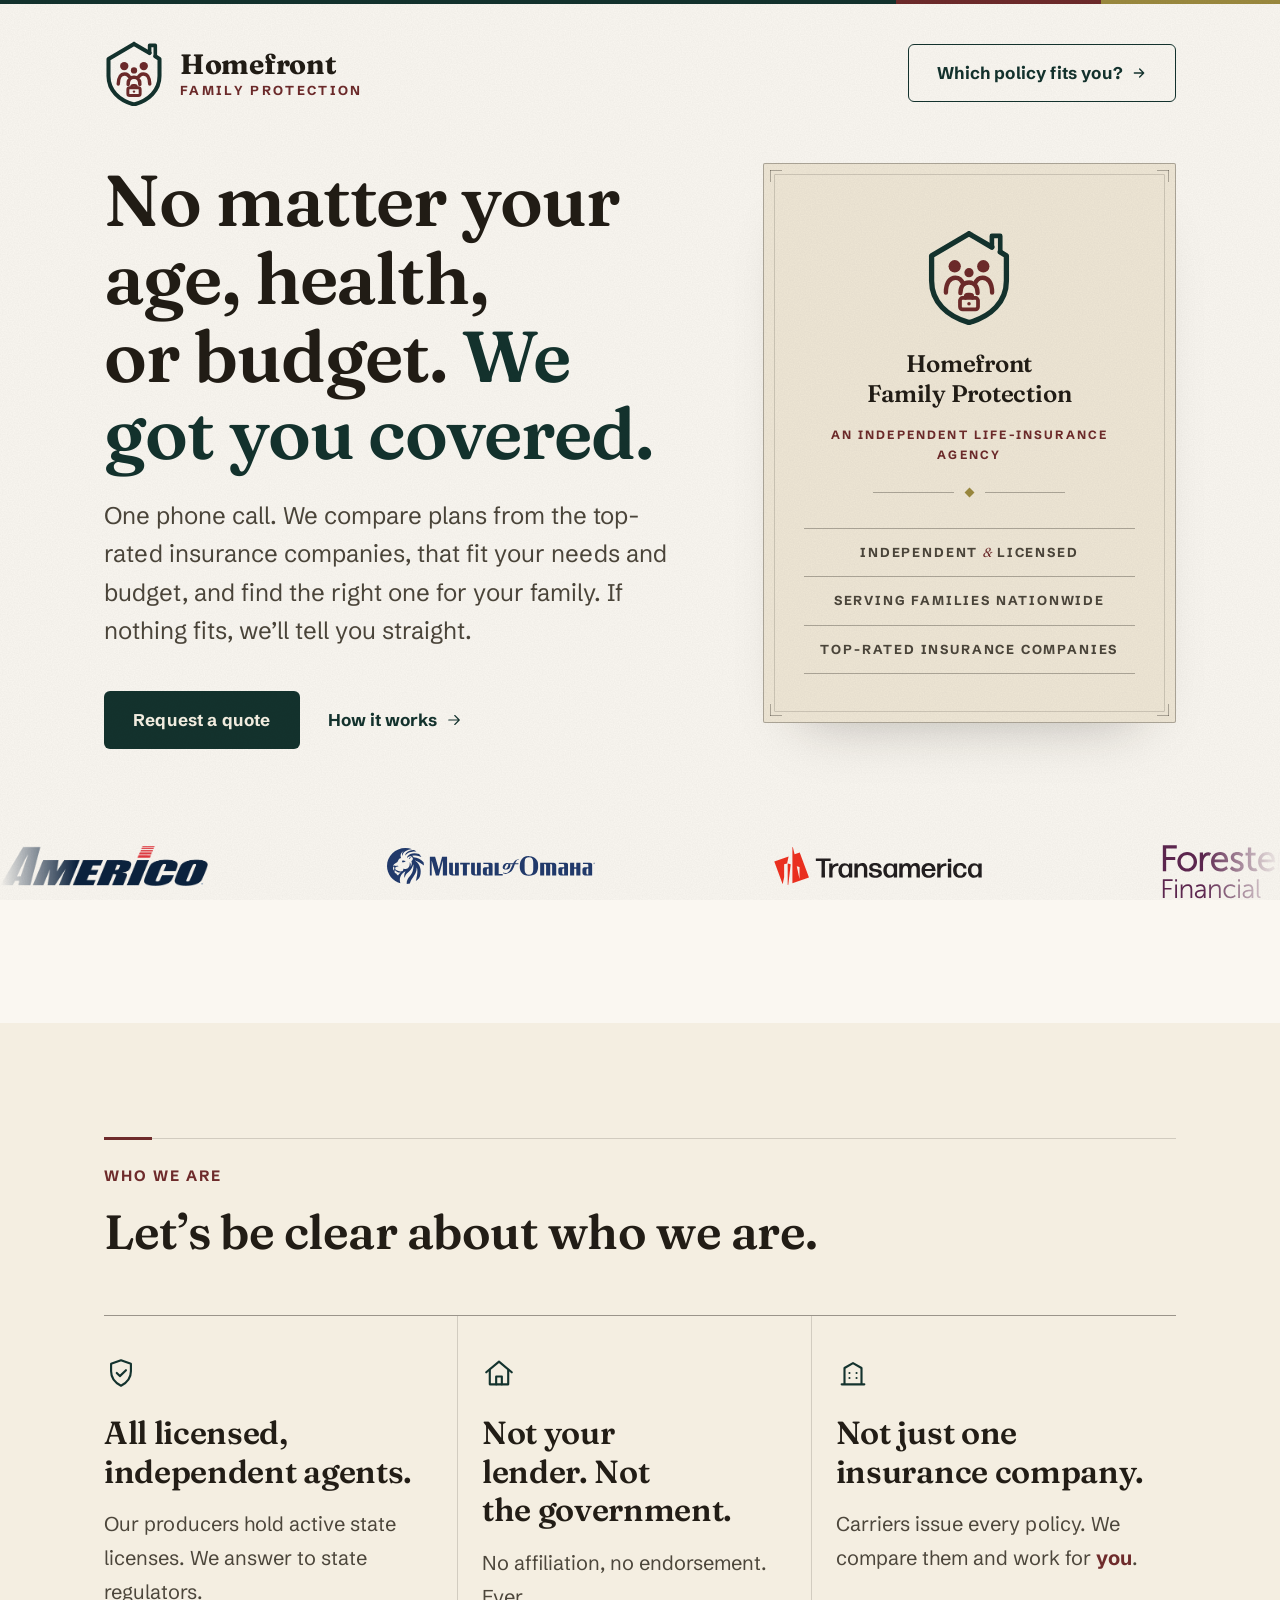
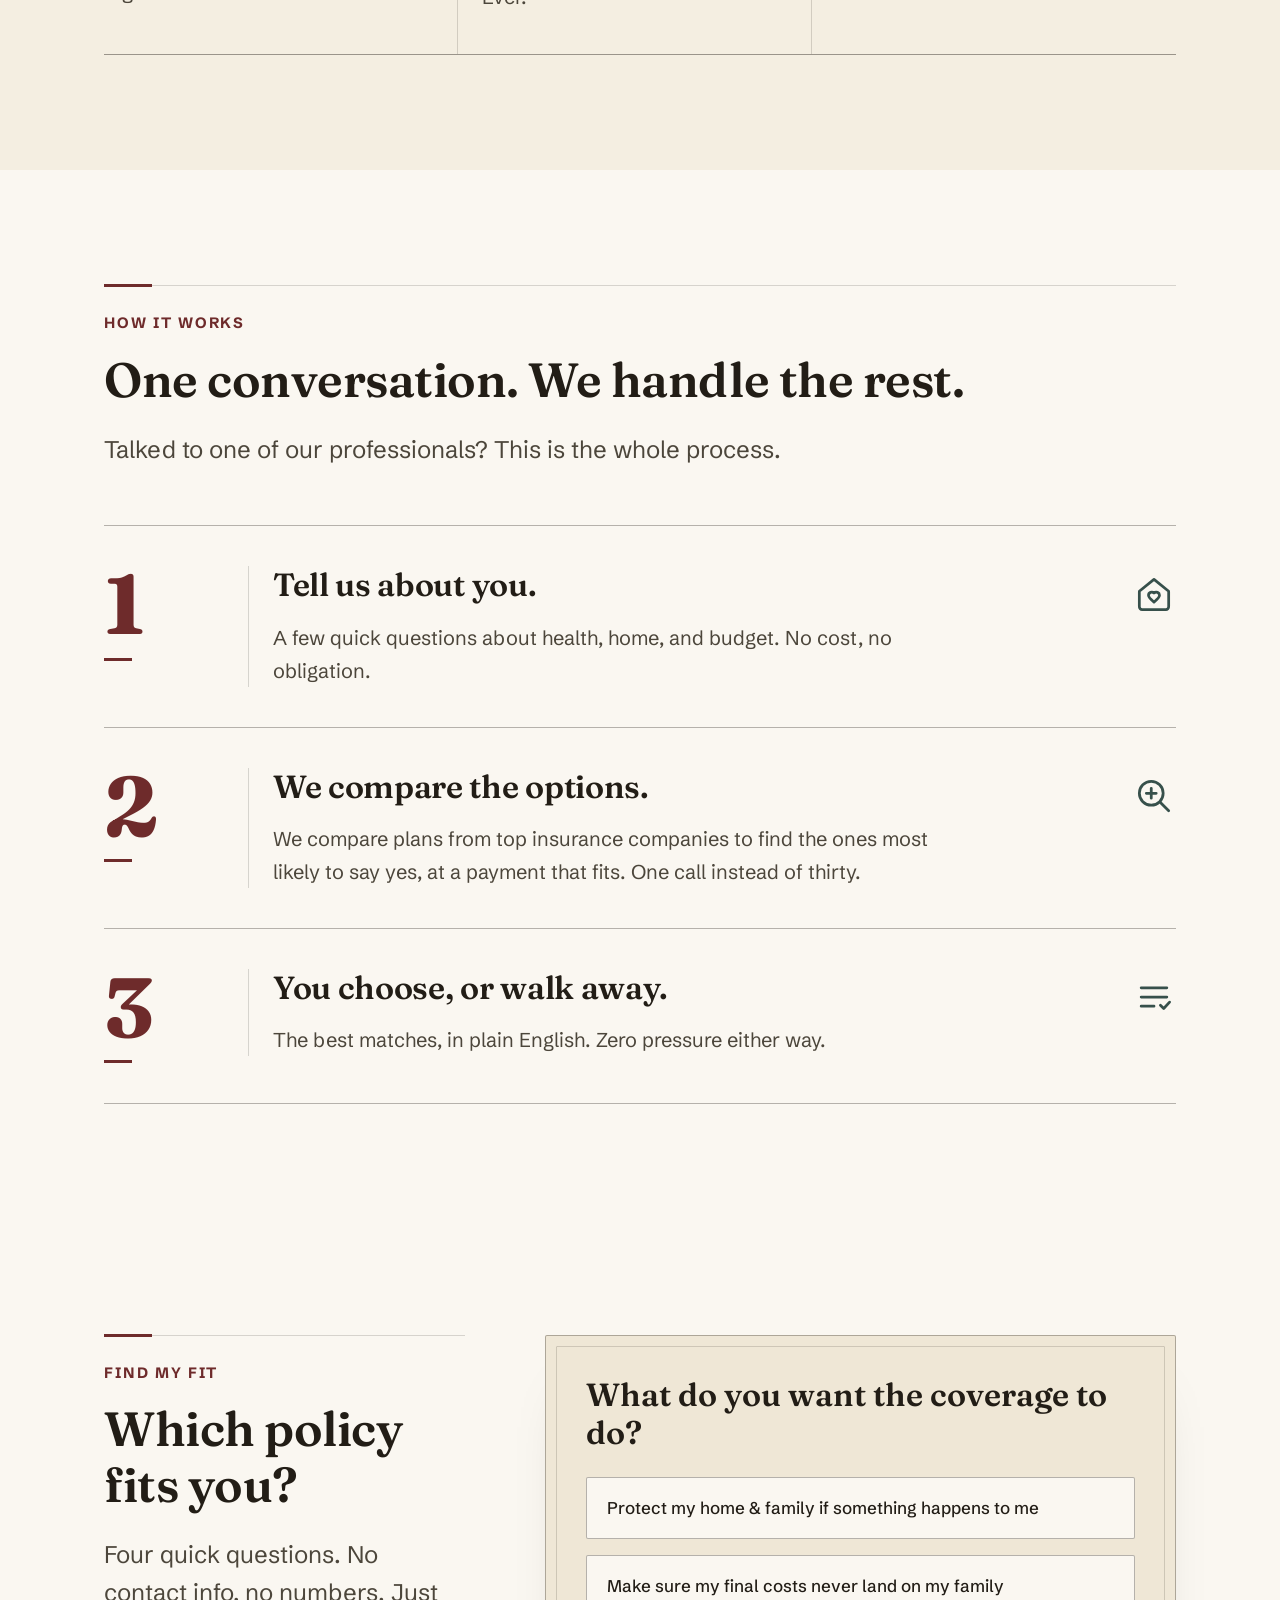
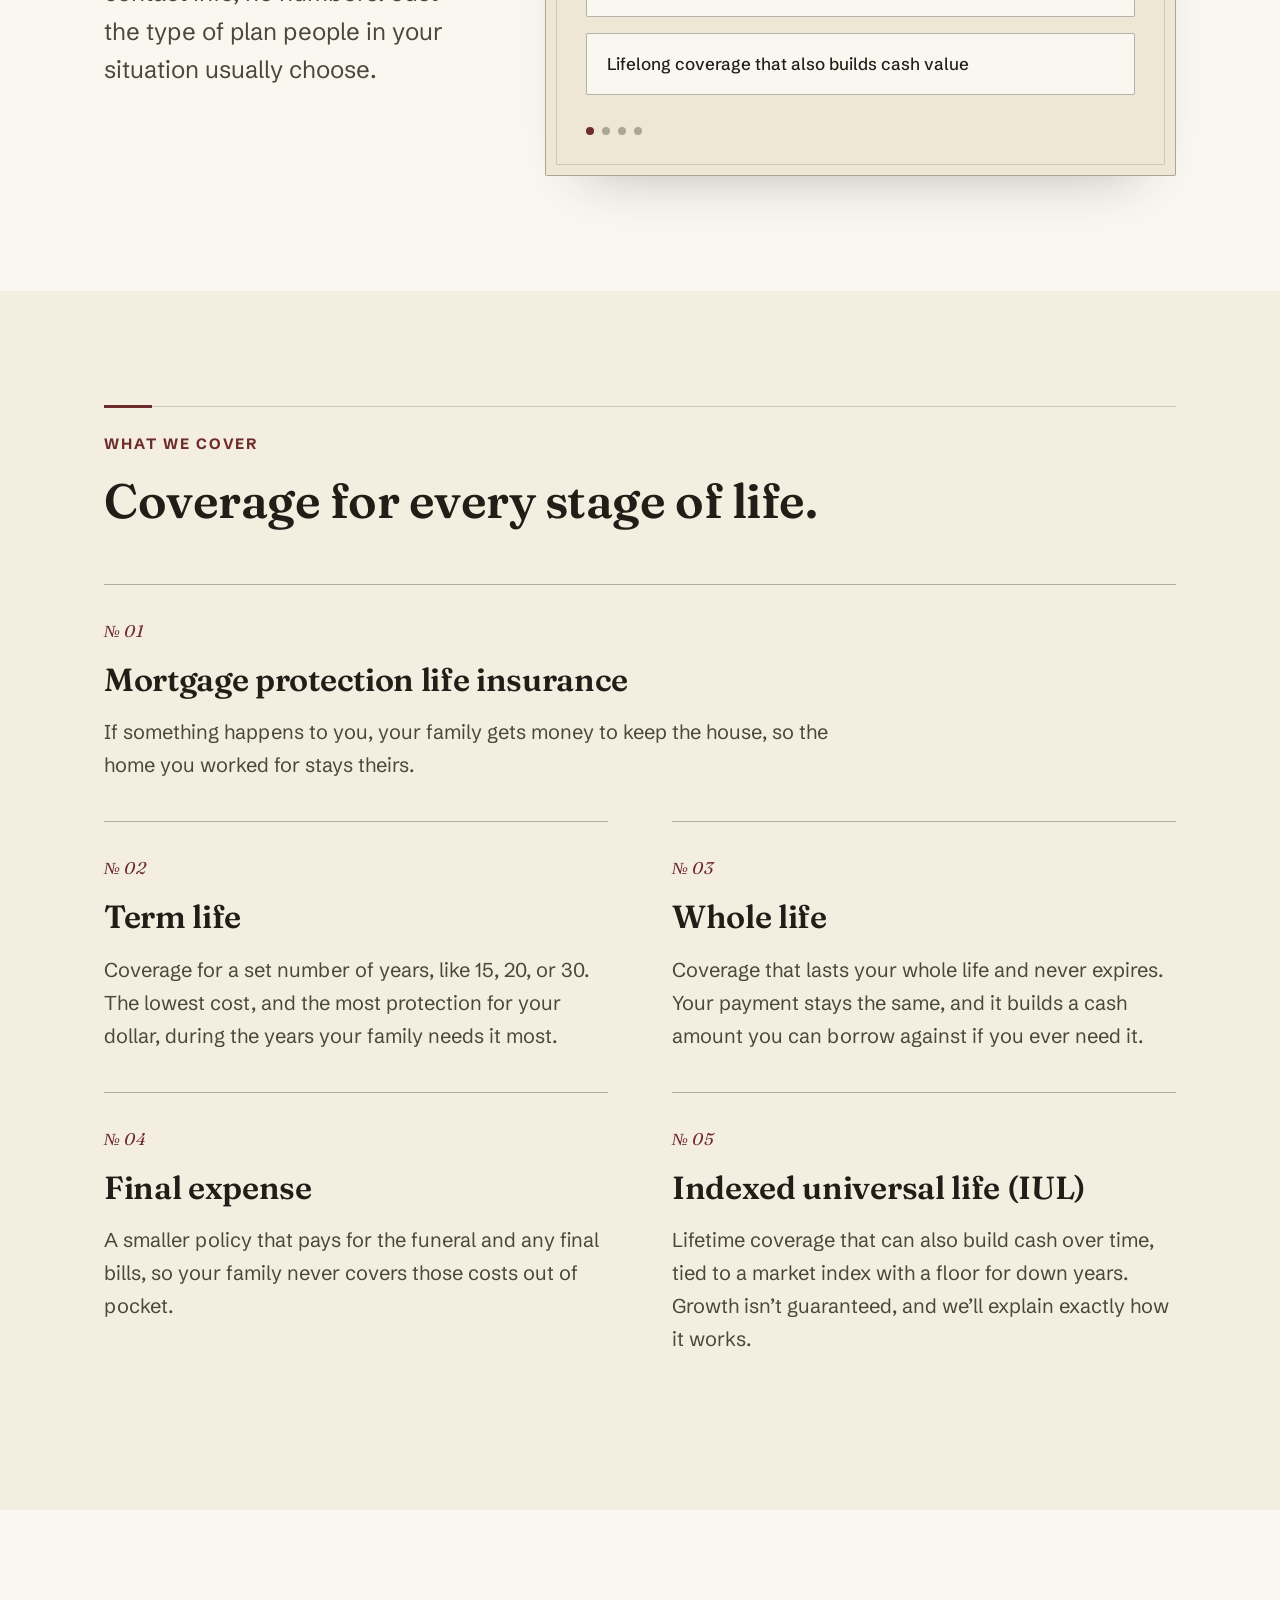
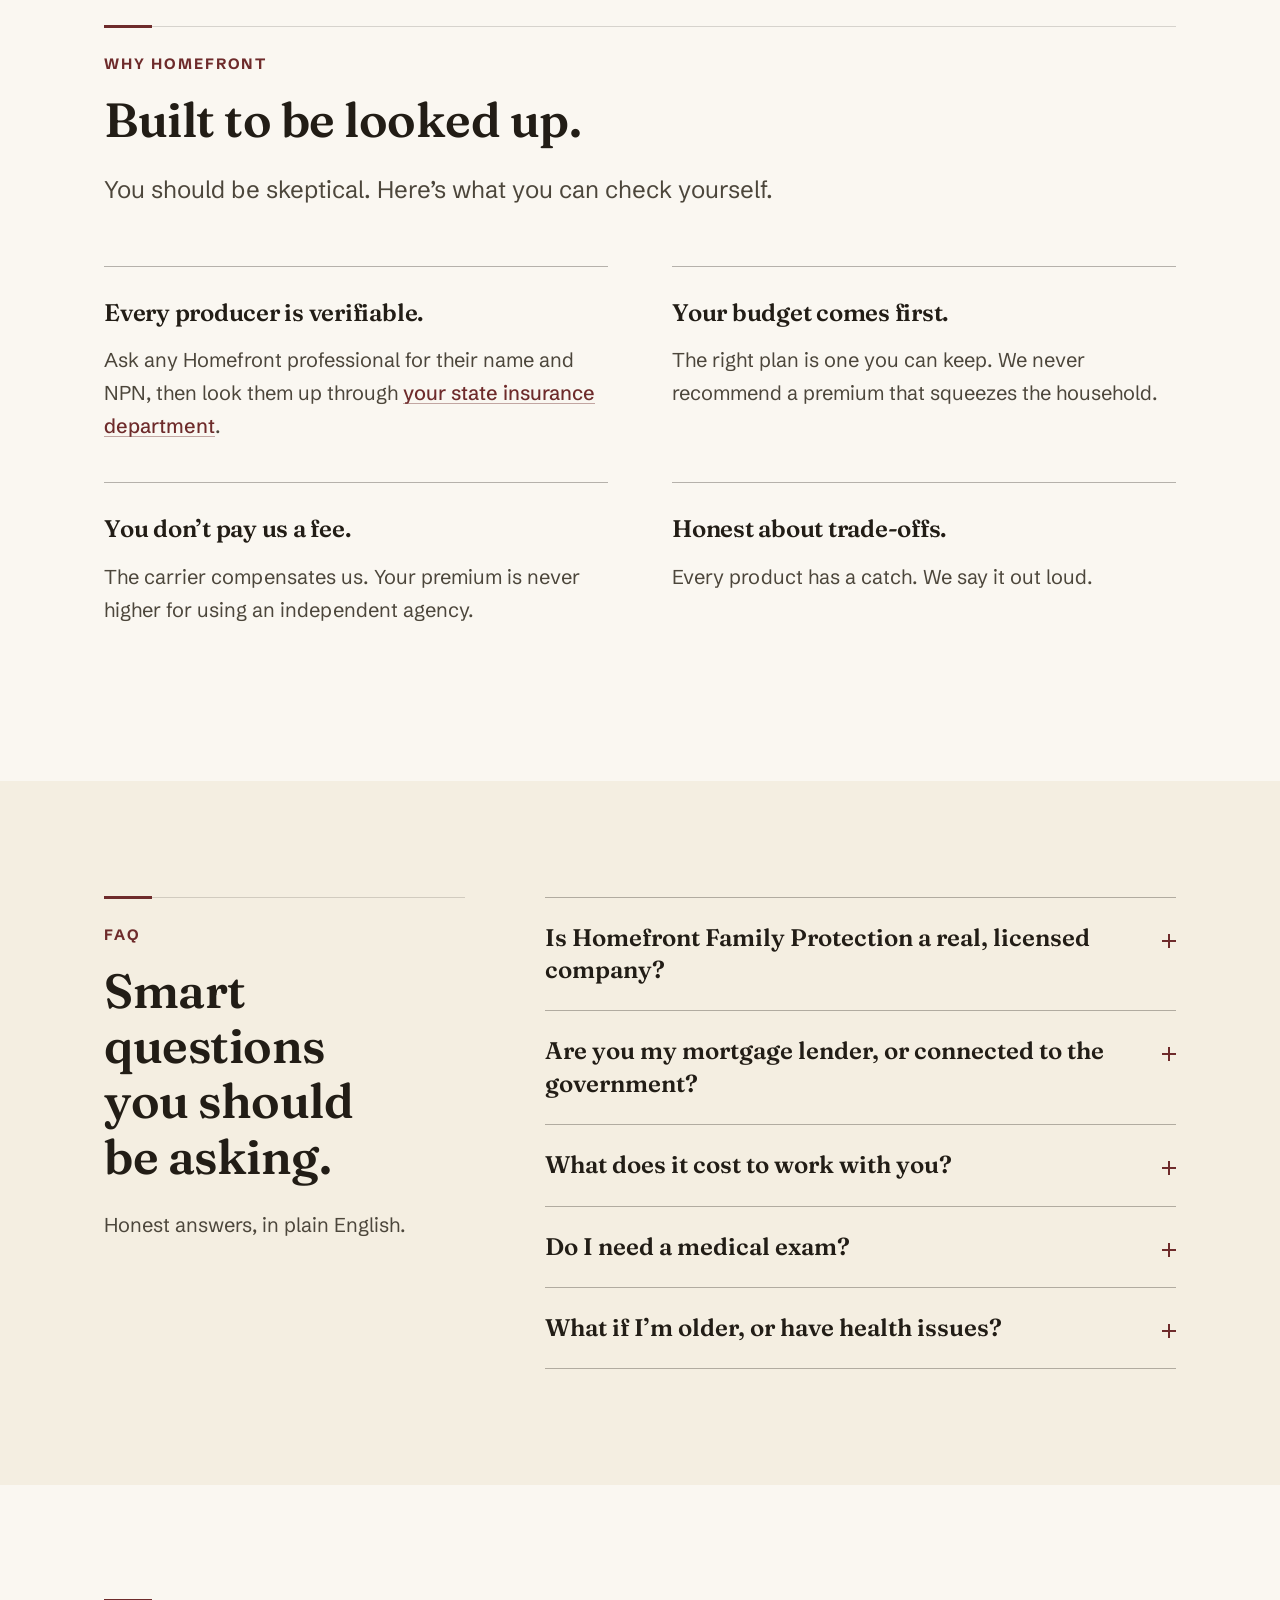
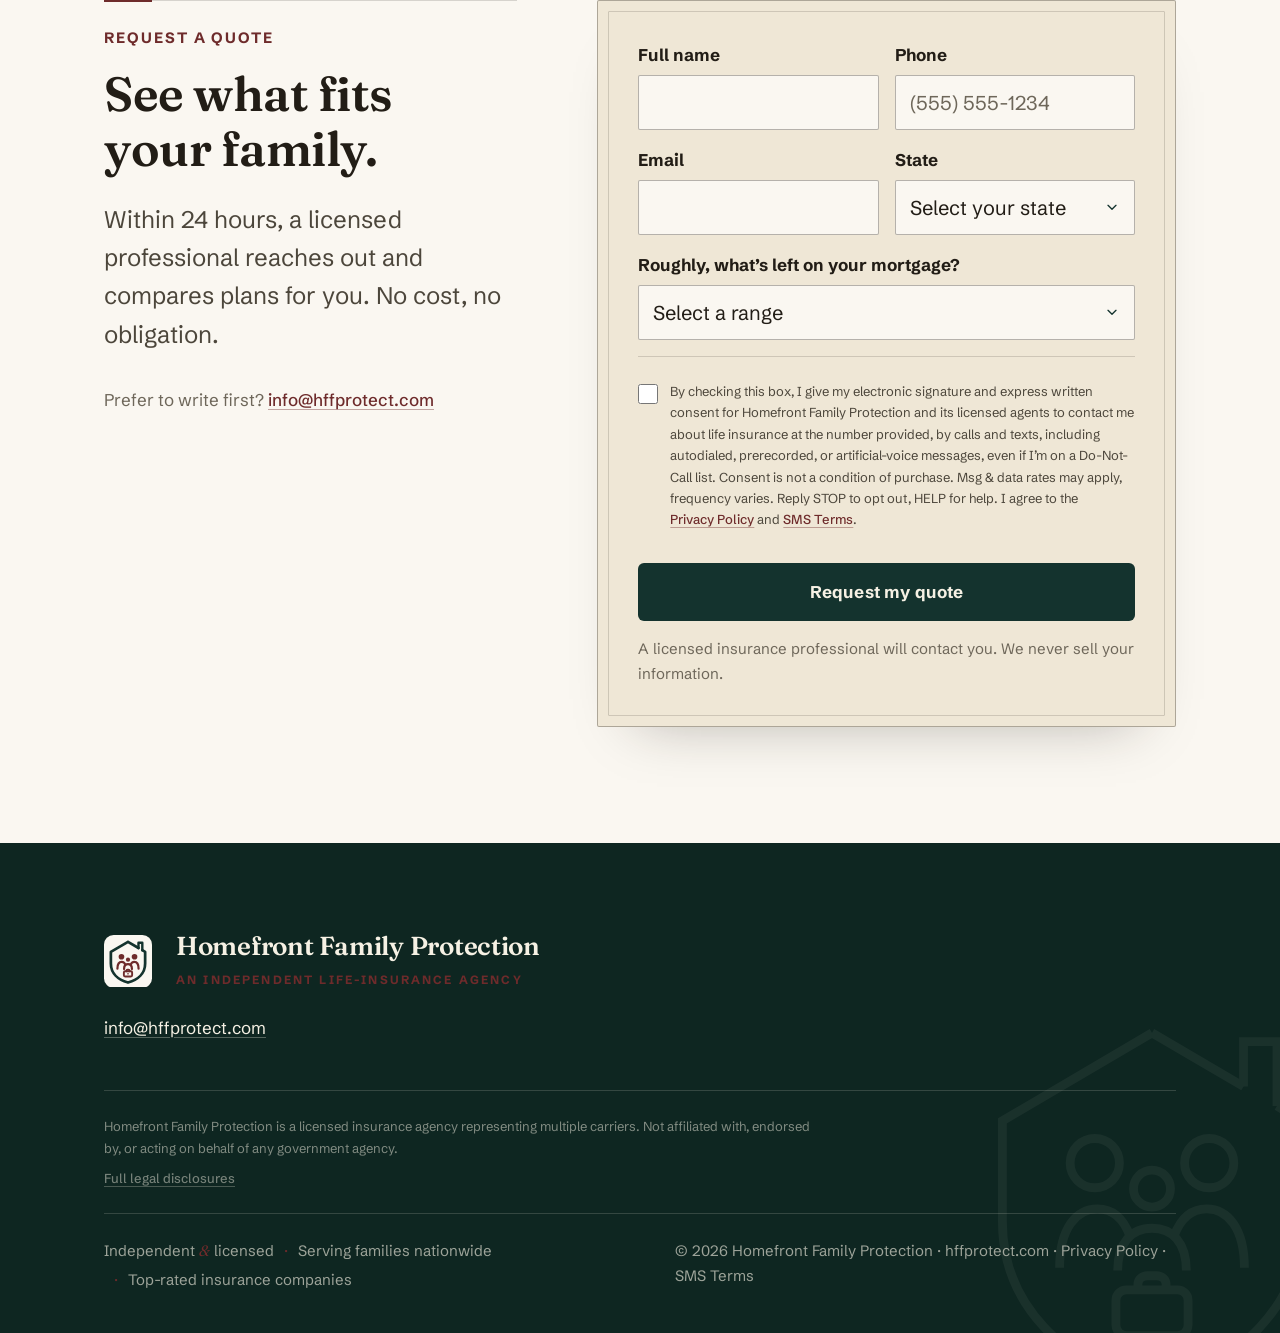
<file: index.html>
<!DOCTYPE html>
<html lang="en">
<head>
 <meta charset="UTF-8">
 <meta name="viewport" content="width=device-width, initial-scale=1">
 <title>Homefront Family Protection | Independent Life Insurance &amp; Mortgage Protection for Homeowners</title>
 <meta name="description" content="Homefront Family Protection is an independent life-insurance agency. We compare plans from many top-rated insurance companies for term, whole life, final expense, and IUL to find coverage that fits your family and your budget. Serving families nationwide.">
 <link rel="canonical" href="https://hffprotect.com/">
 <meta name="theme-color" content="#FAF7F1">
 <link rel="icon" href="assets/img/favicon.svg" type="image/svg+xml">
 <link rel="icon" href="assets/img/favicon-48.png" type="image/png" sizes="48x48">
 <link rel="apple-touch-icon" href="assets/img/apple-touch-icon.png">
 <link rel="preload" href="assets/fonts/fraunces-v38-latin-600.woff2" as="font" type="font/woff2" crossorigin>
 <link rel="preload" href="assets/fonts/fraunces-v38-latin-700.woff2" as="font" type="font/woff2" crossorigin>
 <link rel="preload" href="assets/fonts/schibsted-grotesk-v7-latin-regular.woff2" as="font" type="font/woff2" crossorigin>
 <link rel="preload" href="assets/fonts/schibsted-grotesk-v7-latin-700.woff2" as="font" type="font/woff2" crossorigin>
 <link rel="stylesheet" href="assets/css/styles.css?v=890757">
 <meta property="og:type" content="website">
 <meta property="og:title" content="Homefront Family Protection | Independent Life Insurance for Homeowners">
 <meta property="og:description" content="An independent, licensed life-insurance agency. We compare plans from many top-rated insurance companies to find the one that fits your family and your budget.">
 <meta property="og:url" content="https://hffprotect.com/">
 <meta property="og:image" content="https://hffprotect.com/assets/img/og-image.png">
 <meta property="og:image:width" content="1200">
 <meta property="og:image:height" content="630">
 <meta name="twitter:card" content="summary_large_image">
 <script type="application/ld+json">
 {
 "@context": "https://schema.org",
 "@type": "InsuranceAgency",
 "name": "Homefront Family Protection",
 "url": "https://hffprotect.com/",
 "email": "info@hffprotect.com",
 "description": "An independent life-insurance agency. We compare plans from many top-rated insurance companies for term, whole life, final expense, and IUL, serving families nationwide.",
 "areaServed": "US"
 }
 </script>
</head>
<body id="top">
 <a class="skip-link" href="#main">Skip to content</a>


 <main id="main">

 <!-- ============ HERO ============ -->
 <section class="hero">
 <div class="keyline" aria-hidden="true"></div>
 <div class="container">
 <div class="hero__top">
 <a class="hero__brand" href="#top" aria-label="Homefront Family Protection">
 <svg class="hero__mark" viewBox="0 0 40 44" fill="none" aria-hidden="true">
 <path d="M20 2.6 L30.4 8.7 M34.2 10.9 L37 12.6 V24 C37 33.6 30 40.2 20 43 C10 40.2 3 33.6 3 24 V12.6 L20 2.6" stroke="var(--forest)" stroke-width="2.7" stroke-linejoin="round" stroke-linecap="round"/>
 <path d="M30.4 8.7 V3.6 H34.2 V10.9" stroke="var(--forest)" stroke-width="2.4" stroke-linejoin="round" stroke-linecap="round"/>
 <circle cx="13.5" cy="17.4" r="2.8" fill="var(--oxblood)"/><circle cx="26.5" cy="17.4" r="2.8" fill="var(--oxblood)"/><circle cx="20" cy="20.3" r="2.1" fill="var(--oxblood)"/><path d="M9.5 29.3 C9.5 24.8 11.4 22.6 13.8 22.6 C15.6 22.6 16.8 23.8 17.5 25.7 M30.5 29.3 C30.5 24.8 28.6 22.6 26.2 22.6 C24.4 22.6 23.2 23.8 22.5 25.7 M16.1 29.6 C16.1 26.4 17.7 24.8 20 24.8 C22.3 24.8 23.9 26.4 23.9 29.6" stroke="var(--oxblood)" stroke-width="2.3" stroke-linecap="round"/><path d="M18.4 31.8 V31.2 C18.4 30.6 18.9 30.2 19.5 30.2 H20.5 C21.1 30.2 21.6 30.6 21.6 31.2 V31.8" stroke="var(--oxblood)" stroke-width="1.84" stroke-linecap="round"/><rect x="15.9" y="31.8" width="8.2" height="5.2" rx="1.2" stroke="var(--oxblood)" stroke-width="1.95"/><circle cx="20" cy="34.4" r="0.8" fill="var(--oxblood)"/>
 </svg>
 <span class="brand__text">
 <span class="brand__name">Homefront</span>
 <span class="brand__sub">Family Protection</span>
 </span>
 </a>
 <a class="btn btn--ghost hero__quizbtn" href="#fit"><span class="hero__quizbtn-long">Which policy fits you?</span><span class="hero__quizbtn-short">Find my fit</span>
 <svg width="16" height="16" viewBox="0 0 24 24" fill="none" aria-hidden="true"><path d="M5 12 H19 M13 6 L19 12 L13 18" stroke="currentColor" stroke-width="2" stroke-linecap="round" stroke-linejoin="round"/></svg></a>
 </div>
 <div class="hero__grid">
 <div class="hero__copy">
 <h1 class="hero__title">No matter your age, health, or&nbsp;budget. <span class="turn">We got you&nbsp;covered.</span></h1>
 <p class="hero__sub">One phone call. We compare plans from the top-rated insurance companies, that fit your needs and budget, and find the right one for your family. If nothing fits, we’ll tell you straight.</p>
 <div class="hero__cta">
 <a class="btn btn--primary" href="#quote">Request a quote</a>
 <a class="link-arrow" href="#how">How it works
 <svg width="18" height="18" viewBox="0 0 24 24" fill="none" aria-hidden="true"><path d="M5 12 H19 M13 6 L19 12 L13 18" stroke="currentColor" stroke-width="1.5" stroke-linecap="round" stroke-linejoin="round"/></svg>
 </a>
 </div>
 </div>

 <!-- certificate panel (decorative, desktop) -->
 <div class="hero__panel" aria-hidden="true">
 <div class="panel__inner">
 <svg class="panel__crest" viewBox="0 0 40 44" fill="none" aria-hidden="true">
 <path d="M20 2.6 L30.4 8.7 M34.2 10.9 L37 12.6 V24 C37 33.6 30 40.2 20 43 C10 40.2 3 33.6 3 24 V12.6 L20 2.6" stroke="var(--forest)" stroke-width="2.4" stroke-linejoin="round" stroke-linecap="round"/>
 <path d="M30.4 8.7 V3.6 H34.2 V10.9" stroke="var(--forest)" stroke-width="2.1" stroke-linejoin="round" stroke-linecap="round"/>
 <circle cx="13.5" cy="17.4" r="2.8" fill="var(--oxblood)"/><circle cx="26.5" cy="17.4" r="2.8" fill="var(--oxblood)"/><circle cx="20" cy="20.3" r="2.1" fill="var(--oxblood)"/><path d="M9.5 29.3 C9.5 24.8 11.4 22.6 13.8 22.6 C15.6 22.6 16.8 23.8 17.5 25.7 M30.5 29.3 C30.5 24.8 28.6 22.6 26.2 22.6 C24.4 22.6 23.2 23.8 22.5 25.7 M16.1 29.6 C16.1 26.4 17.7 24.8 20 24.8 C22.3 24.8 23.9 26.4 23.9 29.6" stroke="var(--oxblood)" stroke-width="2.0" stroke-linecap="round"/><path d="M18.4 31.8 V31.2 C18.4 30.6 18.9 30.2 19.5 30.2 H20.5 C21.1 30.2 21.6 30.6 21.6 31.2 V31.8" stroke="var(--oxblood)" stroke-width="1.6" stroke-linecap="round"/><rect x="15.9" y="31.8" width="8.2" height="5.2" rx="1.2" stroke="var(--oxblood)" stroke-width="1.7"/><circle cx="20" cy="34.4" r="0.8" fill="var(--oxblood)"/>
 </svg>
 <p class="panel__name">Homefront Family Protection</p>
 <p class="panel__tag">An independent life-insurance agency</p>
 <div class="panel__divider"><span></span></div>
 <ul class="panel__facts">
 <li>Independent <span class="amp">&amp;</span> licensed</li>
 <li>Serving families nationwide</li>
 <li>Top-rated insurance companies</li>
 </ul>
 </div>
 </div>
 </div>

 </div>
 <div class="marquee" aria-label="A sample of the insurance companies we compare">
 <div class="marquee__track">
 <ul class="marquee__group">
 <li><img src="assets/img/carriers/americo.png" alt="Americo" height="40"></li>
 <li><img src="assets/img/carriers/mutual-of-omaha.svg" alt="Mutual of Omaha" height="40"></li>
 <li><img src="assets/img/carriers/transamerica.svg" alt="Transamerica" height="40"></li>
 <li><img class="logo-tall" src="assets/img/carriers/foresters.svg" alt="Foresters Financial" height="40"></li>
 <li><img class="logo-tall" src="assets/img/carriers/legal-general.svg" alt="Legal &amp; General America" height="40"></li>
 <li><span class="marquee__text">SBLI</span></li>
 <li><img src="assets/img/carriers/corebridge.svg" alt="Corebridge Financial" height="40"></li>
 <li><img class="logo-tall" src="assets/img/carriers/fg-mark.svg" alt="F&amp;G Annuities &amp; Life" height="40"></li>
 <li><img class="logo-tall" src="assets/img/carriers/united-home-life.svg" alt="United Home Life" height="40"></li>
 <li><img class="logo-tall" src="assets/img/carriers/american-home-life.png" alt="American Home Life" height="40"></li>
 <li><img src="assets/img/carriers/american-amicable.png" alt="American Amicable" height="40"></li>
 <li><img src="assets/img/carriers/instabrain.png" alt="InstaBrain" height="40"></li>
 </ul>
 <ul class="marquee__group" aria-hidden="true">
 <li><img src="assets/img/carriers/americo.png" alt="" height="40"></li>
 <li><img src="assets/img/carriers/mutual-of-omaha.svg" alt="" height="40"></li>
 <li><img src="assets/img/carriers/transamerica.svg" alt="" height="40"></li>
 <li><img class="logo-tall" src="assets/img/carriers/foresters.svg" alt="" height="40"></li>
 <li><img class="logo-tall" src="assets/img/carriers/legal-general.svg" alt="" height="40"></li>
 <li><span class="marquee__text">SBLI</span></li>
 <li><img src="assets/img/carriers/corebridge.svg" alt="" height="40"></li>
 <li><img class="logo-tall" src="assets/img/carriers/fg-mark.svg" alt="" height="40"></li>
 <li><img class="logo-tall" src="assets/img/carriers/united-home-life.svg" alt="" height="40"></li>
 <li><img class="logo-tall" src="assets/img/carriers/american-home-life.png" alt="" height="40"></li>
 <li><img src="assets/img/carriers/american-amicable.png" alt="" height="40"></li>
 <li><img src="assets/img/carriers/instabrain.png" alt="" height="40"></li>
 </ul>
 </div>
 </div>
 </section>

 <!-- ============ PLAIN DEALING ============ -->
 <section class="clarity section section--tint" aria-labelledby="clarity-title">
 <div class="container">
 <div class="rule-accent" aria-hidden="true"></div>
 <p class="eyebrow">Who we are</p>
 <h2 id="clarity-title">Let’s be clear about who we&nbsp;are.</h2>
 <ul class="clarity__ledger">
 <li class="clarity__item reveal">
 <svg class="clarity__icon" viewBox="0 0 24 24" fill="none" stroke="currentColor" stroke-width="1.5" stroke-linecap="round" stroke-linejoin="round" aria-hidden="true"><path d="M12 3l7 2.5v5.2c0 4.6-3 8.2-7 10.3-4-2.1-7-5.7-7-10.3V5.5z"/><path d="M9 12l2.2 2.2L15.5 10"/></svg>
 <h3>All licensed, independent&nbsp;agents.</h3>
 <p>Our producers hold active state licenses. We answer to state regulators.</p>
 </li>
 <li class="clarity__item reveal">
 <svg class="clarity__icon" viewBox="0 0 24 24" fill="none" stroke="currentColor" stroke-width="1.5" stroke-linecap="round" stroke-linejoin="round" aria-hidden="true"><path d="M3 11.5L12 4l9 7.5"/><path d="M5.5 9.8V20h13V9.8"/><path d="M10 20v-5.5h4V20"/></svg>
 <h3>Not your lender. Not the&nbsp;government.</h3>
 <p>No affiliation, no endorsement. Ever.</p>
 </li>
 <li class="clarity__item reveal">
 <svg class="clarity__icon" viewBox="0 0 24 24" fill="none" stroke="currentColor" stroke-width="1.5" stroke-linecap="round" stroke-linejoin="round" aria-hidden="true"><path d="M4 20h16M6 20V8.5l6-3.5 6 3.5V20"/><path d="M9.5 12h.01M14.5 12h.01M9.5 15.5h.01M14.5 15.5h.01"/></svg>
 <h3>Not just one insurance&nbsp;company.</h3>
 <p>Carriers issue every policy. We compare them and work for <em>you</em>.</p>
 </li>
 </ul>
 </div>
 </section>

 <!-- ============ HOW IT WORKS ============ -->
 <section class="how section" id="how" aria-labelledby="how-title">
 <div class="container">
 <div class="rule-accent" aria-hidden="true"></div>
 <p class="eyebrow">How it works</p>
 <h2 id="how-title">One conversation. We handle the&nbsp;rest.</h2>
 <p class="section__lead">Talked to one of our professionals? This is the whole process.</p>
 <ol class="steps">
 <li class="step reveal">
 <span class="step__num" aria-hidden="true">1</span>
 <div class="step__body">
 <h3>Tell us about you.</h3>
 <p>A few quick questions about health, home, and budget. No cost, no obligation.</p>
 </div>
 <svg class="step__icon" width="44" height="44" viewBox="0 0 24 24" fill="none" aria-hidden="true"><path d="M4 10.5 L12 4 L20 10.5 V19 A1.5 1.5 0 0 1 18.5 20.5 H5.5 A1.5 1.5 0 0 1 4 19 Z" stroke="currentColor" stroke-width="1.5" stroke-linejoin="round"/><path d="M12 16.4 C10.3 15 9 14 9 12.7 A1.75 1.75 0 0 1 12 11.5 A1.75 1.75 0 0 1 15 12.7 C15 14 13.7 15 12 16.4 Z" stroke="currentColor" stroke-width="1.5" stroke-linejoin="round"/></svg>
 </li>
 <li class="step reveal">
 <span class="step__num" aria-hidden="true">2</span>
 <div class="step__body">
 <h3>We compare the options.</h3>
 <p>We compare plans from top insurance companies to find the ones most likely to say yes, at a payment that fits. One call instead of thirty.</p>
 </div>
 <svg class="step__icon" width="44" height="44" viewBox="0 0 24 24" fill="none" aria-hidden="true"><circle cx="10.5" cy="10.5" r="6.5" stroke="currentColor" stroke-width="1.5"/><path d="M15.5 15.5 L20 20" stroke="currentColor" stroke-width="1.5" stroke-linecap="round"/><path d="M7.8 10.5 H13.2 M10.5 7.8 V13.2" stroke="currentColor" stroke-width="1.5" stroke-linecap="round"/></svg>
 </li>
 <li class="step reveal">
 <span class="step__num" aria-hidden="true">3</span>
 <div class="step__body">
 <h3>You choose, or walk away.</h3>
 <p>The best matches, in plain English. Zero pressure either way.</p>
 </div>
 <svg class="step__icon" width="44" height="44" viewBox="0 0 24 24" fill="none" aria-hidden="true"><path d="M5 7 H19 M5 12 H19 M5 17 H12" stroke="currentColor" stroke-width="1.5" stroke-linecap="round"/><path d="M15.5 16.5 L17.3 18.3 L20.5 14.8" stroke="currentColor" stroke-width="1.5" stroke-linecap="round" stroke-linejoin="round"/></svg>
 </li>
 </ol>
 </div>
 </section>


 <!-- ============ FIND MY FIT ============ -->
 <section class="fit section" id="fit" aria-labelledby="fit-title">
 <div class="container fit__inner">
 <div class="fit__head">
 <div class="rule-accent" aria-hidden="true"></div>
 <p class="eyebrow">Find my fit</p>
 <h2 id="fit-title">Which policy fits&nbsp;you?</h2>
 <p class="section__lead">Four quick questions. No contact info, no numbers. Just the type of plan people in your situation usually choose.</p>
 </div>

 <div class="fit__panel" data-fit>
 <div class="fit__step" data-fit-step="1">
 <p class="fit__q">What do you want the coverage to do?</p>
 <div class="fit__opts">
 <button class="fit__opt" data-q="goal" data-v="home">Protect my home &amp; family if something happens to me</button>
 <button class="fit__opt" data-q="goal" data-v="final">Make sure my final costs never land on my family</button>
 <button class="fit__opt" data-q="goal" data-v="grow">Lifelong coverage that also builds cash value</button>
 </div>
 </div>
 <div class="fit__step" data-fit-step="2" hidden>
 <p class="fit__q">Your age range?</p>
 <div class="fit__opts fit__opts--row">
 <button class="fit__opt" data-q="age" data-v="u40">Under 40</button>
 <button class="fit__opt" data-q="age" data-v="40s">40–54</button>
 <button class="fit__opt" data-q="age" data-v="55s">55–64</button>
 <button class="fit__opt" data-q="age" data-v="65p">65+</button>
 </div>
 </div>
 <div class="fit__step" data-fit-step="3" hidden>
 <p class="fit__q">How’s your health, honestly?</p>
 <div class="fit__opts">
 <button class="fit__opt" data-q="health" data-v="great">Great, no major conditions</button>
 <button class="fit__opt" data-q="health" data-v="managed">A few managed conditions (blood pressure, thyroid…)</button>
 <button class="fit__opt" data-q="health" data-v="serious">A serious health history</button>
 <button class="fit__opt" data-q="health" data-v="declined">I’ve been declined before</button>
 </div>
 </div>
 <div class="fit__step" data-fit-step="4" hidden>
 <p class="fit__q">How long should the protection last?</p>
 <div class="fit__opts">
 <button class="fit__opt" data-q="length" data-v="years">Through the mortgage / working years</button>
 <button class="fit__opt" data-q="length" data-v="life">My whole life, it should never expire</button>
 </div>
 </div>

 <div class="fit__result" data-fit-result hidden tabindex="-1">
 <p class="fit__result-kicker">Your likely fit</p>
 <h3 data-fit-product></h3>
 <p class="fit__why" data-fit-why></p>
 <p class="fit__catch" data-fit-catch></p>
 <div class="fit__cta">
 <a class="btn btn--primary" href="#quote">Get my exact numbers</a>
 <button class="link-arrow" type="button" data-fit-restart>Start over</button>
 </div>
 <p class="fit__fine">An educational guide, not an offer or application, a licensed professional confirms what fits and what you qualify for.</p>
 </div>

 <div class="fit__meta">
 <ol class="fit__dots" aria-hidden="true"><li class="on"></li><li></li><li></li><li></li></ol>
 <button class="fit__back" type="button" data-fit-back hidden>&larr; Back</button>
 </div>
 </div>
 </div>
 </section>

 <!-- ============ COVERAGE ============ -->
 <section class="coverage section section--tint" id="coverage" aria-labelledby="coverage-title">
 <div class="container">
 <div class="rule-accent" aria-hidden="true"></div>
 <p class="eyebrow">What we cover</p>
 <h2 id="coverage-title">Coverage for every stage of&nbsp;life.</h2>
 <div class="coverage__list">
 <article class="cov cov--featured reveal">
 <p class="cov__folio" aria-hidden="true">№ 01</p>
 <h3>Mortgage protection life&nbsp;insurance</h3>
 <p>If something happens to you, your family gets money to keep the house, so the home you worked for stays theirs.</p>
 </article>
 <article class="cov reveal">
 <p class="cov__folio" aria-hidden="true">№ 02</p>
 <h3>Term life</h3>
 <p>Coverage for a set number of years, like 15, 20, or 30. The lowest cost, and the most protection for your dollar, during the years your family needs it most.</p>
 </article>
 <article class="cov reveal">
 <p class="cov__folio" aria-hidden="true">№ 03</p>
 <h3>Whole life</h3>
 <p>Coverage that lasts your whole life and never expires. Your payment stays the same, and it builds a cash amount you can borrow against if you ever need it.</p>
 </article>
 <article class="cov reveal">
 <p class="cov__folio" aria-hidden="true">№ 04</p>
 <h3>Final expense</h3>
 <p>A smaller policy that pays for the funeral and any final bills, so your family never covers those costs out of pocket.</p>
 </article>
 <article class="cov reveal">
 <p class="cov__folio" aria-hidden="true">№ 05</p>
 <h3>Indexed universal life (IUL)</h3>
 <p>Lifetime coverage that can also build cash over time, tied to a market index with a floor for down years. Growth isn’t guaranteed, and we’ll explain exactly how it works.</p>
 </article>
 </div>
 </div>
 </section>

 <!-- ============ WHY HOMEFRONT ============ -->
 <section class="why section" id="why" aria-labelledby="why-title">
<div class="container">
 <div class="rule-accent" aria-hidden="true"></div>
 <p class="eyebrow">Why Homefront</p>
 <h2 id="why-title">Built to be looked&nbsp;up.</h2>
 <p class="section__lead">You should be skeptical. Here’s what you can check yourself.</p>
 <div class="why__grid">
 <div class="why__item reveal">
 <h3>Every producer is verifiable.</h3>
 <p>Ask any Homefront professional for their name and NPN, then look them up through <a class="text-link" href="https://content.naic.org/state-insurance-departments" target="_blank" rel="noopener">your state insurance department</a>.</p>
 </div>
 <div class="why__item reveal">
 <h3>Your budget comes first.</h3>
 <p>The right plan is one you can keep. We never recommend a premium that squeezes the household.</p>
 </div>
 <div class="why__item reveal">
 <h3>You don’t pay us a fee.</h3>
 <p>The carrier compensates us. Your premium is never higher for using an independent agency.</p>
 </div>
 <div class="why__item reveal">
 <h3>Honest about trade-offs.</h3>
 <p>Every product has a catch. We say it out loud.</p>
 </div>
 </div>
 </div>
 </section>

 <!-- ============ FAQ ============ -->
 <section class="faq section section--tint" id="faq" aria-labelledby="faq-title">
 <div class="container faq__inner">
 <div class="faq__head">
 <div class="rule-accent" aria-hidden="true"></div>
 <p class="eyebrow">FAQ</p>
 <h2 id="faq-title">Smart questions you should be&nbsp;asking.</h2>
 <p class="faq__note">Honest answers, in plain English.</p>
 </div>
 <div class="faq__list">
 <details class="faq__item">
 <summary>Is Homefront Family Protection a real, licensed company?<span class="faq__marker" aria-hidden="true"></span></summary>
 <div class="faq__body"><p>Yes, a licensed independent insurance agency. We’re not an insurance company ourselves: the carriers issue the policies and pay the claims, and we compare them for you, always on your side. You can verify anyone who represents us in about a minute through your state insurance department’s website.</p></div>
 </details>
 <details class="faq__item">
 <summary>Are you my mortgage lender, or connected to the government?<span class="faq__marker" aria-hidden="true"></span></summary>
 <div class="faq__body"><p>No, and no. We have no connection to your lender, servicer, or any government agency. “Mortgage protection” is life insurance, the name describes the purpose, not a link to your loan.</p></div>
 </details>
 <details class="faq__item">
 <summary>What does it cost to work with you?<span class="faq__marker" aria-hidden="true"></span></summary>
 <div class="faq__body"><p>Nothing. If you choose a policy, the carrier pays us. Your premium isn’t higher for it.</p></div>
 </details>
 <details class="faq__item">
 <summary>Do I need a medical exam?<span class="faq__marker" aria-hidden="true"></span></summary>
 <div class="faq__body"><p>No. The plans we offer skip the medical exam entirely, no doctor’s visit, no needles, no lab results. A few health questions, and everything else is verified securely and digitally through HIPAA-authorized checks with the MIB (Medical Information Bureau).</p></div>
 </details>
 <details class="faq__item">
 <summary>What if I’m older, or have health issues?<span class="faq__marker" aria-hidden="true"></span></summary>
 <div class="faq__body"><p>We work with older clients and serious health histories every single day, that’s our specialty, not the exception. With the number of companies we compare, we have a carrier connection for everybody: easier health questions, plans built for people who’ve been declined before, even options with no health questions at all.</p></div>
 </details>
 </div>
 </div>
 </section>

 <!-- ============ QUOTE FORM ============ -->
 <section class="quote section" id="quote" aria-labelledby="quote-title">
 <div class="container quote__inner">
 <div class="quote__head">
 <div class="rule-accent" aria-hidden="true"></div>
 <p class="eyebrow">Request a quote</p>
 <h2 id="quote-title">See what fits your&nbsp;family.</h2>
 <p class="section__lead">Within 24 hours, a licensed professional reaches out and compares plans for you. No cost, no obligation.</p>
 <p class="quote__aside">Prefer to write first? <a class="text-link" href="mailto:info@hffprotect.com">info@hffprotect.com</a></p>
 </div>

 <div class="quote__panel">
 <form class="form" data-quote-form method="post">
 <div class="form__row">
 <div class="form__field">
 <label for="full_name">Full name</label>
 <input type="text" id="full_name" name="full_name" autocomplete="name" required>
 </div>
 <div class="form__field">
 <label for="phone">Phone</label>
 <input type="tel" id="phone" name="phone" inputmode="tel" autocomplete="tel" placeholder="(555) 555-1234" required>
 </div>
 </div>
 <div class="form__row">
 <div class="form__field">
 <label for="email">Email</label>
 <input type="email" id="email" name="email" autocomplete="email" required>
 </div>
 <div class="form__field">
 <label for="state">State</label>
 <select id="state" name="state" autocomplete="address-level1" required>
 <option value="" selected disabled>Select your state</option>
 <option>AL</option><option>AK</option><option>AZ</option><option>AR</option><option>CA</option><option>CO</option><option>CT</option><option>DE</option><option>DC</option><option>FL</option><option>GA</option><option>HI</option><option>ID</option><option>IL</option><option>IN</option><option>IA</option><option>KS</option><option>KY</option><option>LA</option><option>ME</option><option>MD</option><option>MA</option><option>MI</option><option>MN</option><option>MS</option><option>MO</option><option>MT</option><option>NE</option><option>NV</option><option>NH</option><option>NJ</option><option>NM</option><option>NY</option><option>NC</option><option>ND</option><option>OH</option><option>OK</option><option>OR</option><option>PA</option><option>RI</option><option>SC</option><option>SD</option><option>TN</option><option>TX</option><option>UT</option><option>VT</option><option>VA</option><option>WA</option><option>WV</option><option>WI</option><option>WY</option>
 </select>
 </div>
 </div>
 <div class="form__field">
 <label for="mortgage_balance">Roughly, what’s left on your mortgage?</label>
 <select id="mortgage_balance" name="mortgage_balance" required>
 <option value="" selected disabled>Select a range</option>
 <option>Under $100,000</option>
 <option>$100,000–$200,000</option>
 <option>$200,000–$350,000</option>
 <option>More than $350,000</option>
 <option>No mortgage, other coverage</option>
 <option>I rent</option>
 <option>Prefer not to say</option>
 </select>
 </div>

 <!-- Honeypot, invisible to humans; named so browser autofill never matches it -->
 <div class="form__hp" aria-hidden="true">
 <label for="hp_field">Leave this field blank</label>
 <input type="text" id="hp_field" name="hp_field" tabindex="-1" autocomplete="off">
 </div>

 <div class="form__consent">
 <input type="checkbox" id="tcpa" name="tcpa" required aria-labelledby="tcpa-text">
 <span class="form__consent-text" id="tcpa-text" data-consent-text>By checking this box, I give my electronic signature and express written consent for Homefront Family Protection and its licensed agents to contact me about life insurance at the number provided, by calls and texts, including autodialed, prerecorded, or artificial-voice messages, even if I’m on a Do-Not-Call list. Consent is not a condition of purchase. Msg &amp; data rates may apply, frequency varies. Reply STOP to opt out, HELP for help. I agree to the <a class="text-link" href="privacy.html" target="_blank" rel="noopener">Privacy&nbsp;Policy</a> and <a class="text-link" href="sms-terms.html" target="_blank" rel="noopener">SMS&nbsp;Terms</a>.</span>
 </div>

 <button class="btn btn--primary btn--wide form__submit" type="submit">Request my quote</button>
 <p class="form__note">A licensed insurance professional will contact you. We never sell your information.</p>
 <noscript><p class="form__note"><strong>This form needs JavaScript.</strong> If it isn’t working, email us at info@hffprotect.com instead.</p></noscript>
 <p class="form__error" data-form-error role="alert" tabindex="-1" hidden>Something went wrong sending your request. Please try again in a moment, or email us directly at <a class="text-link" href="mailto:info@hffprotect.com">info@hffprotect.com</a>.</p>
 </form>

 <div class="form__success" data-form-success hidden tabindex="-1">
 <svg width="44" height="44" viewBox="0 0 24 24" fill="none" aria-hidden="true"><path d="M12 3 L20 6.5 V12 C20 17 16.5 20.1 12 21.5 C7.5 20.1 4 17 4 12 V6.5 Z" stroke="currentColor" stroke-width="1.5" stroke-linejoin="round"/><path d="M8.5 12 L11 14.5 L15.5 9.5" stroke="currentColor" stroke-width="1.5" stroke-linecap="round" stroke-linejoin="round"/></svg>
 <h3>Thank you, we’ve got it.</h3>
 <p>A licensed professional will reach out shortly, a real person, not a call center.</p>
 </div>
 </div>
 </div>
 </section>
 </main>

 <!-- ============ FOOTER ============ -->
 <footer class="footer on-dark">
<svg class="band__watermark" viewBox="0 0 40 44" fill="none" aria-hidden="true">
 <path d="M20 2.6 L30.4 8.7 M34.2 10.9 L37 12.6 V24 C37 33.6 30 40.2 20 43 C10 40.2 3 33.6 3 24 V12.6 L20 2.6" stroke="currentColor" stroke-width="1"/>
 <path d="M30.4 8.7 V3.6 H34.2 V10.9" stroke="currentColor" stroke-width="1"/>
 <circle cx="13.5" cy="17.4" r="2.8" stroke="currentColor" stroke-width="1"/>
 <circle cx="26.5" cy="17.4" r="2.8" stroke="currentColor" stroke-width="1"/>
 <circle cx="20" cy="20.3" r="2.1" stroke="currentColor" stroke-width="1"/>
 <path d="M9.5 29.3 C9.5 24.8 11.4 22.6 13.8 22.6 C15.6 22.6 16.8 23.8 17.5 25.7 M30.5 29.3 C30.5 24.8 28.6 22.6 26.2 22.6 C24.4 22.6 23.2 23.8 22.5 25.7 M16.1 29.6 C16.1 26.4 17.7 24.8 20 24.8 C22.3 24.8 23.9 26.4 23.9 29.6" stroke="currentColor" stroke-width="1"/>
 <path d="M18.4 31.8 V31.2 C18.4 30.6 18.9 30.2 19.5 30.2 H20.5 C21.1 30.2 21.6 30.6 21.6 31.2 V31.8" stroke="currentColor" stroke-width="1"/>
 <rect x="15.9" y="31.8" width="8.2" height="5.2" rx="1.2" stroke="currentColor" stroke-width="1"/>
 </svg>
<div class="container">
 <div class="footer__top">
 <div class="footer__brand">
 <div class="footer__id">
 <svg class="footer__crest" viewBox="0 0 40 44" fill="none" aria-hidden="true">
 <rect x="0" y="0" width="40" height="44" rx="8" fill="var(--oat-0)"/>
 <g transform="translate(3.2 3.5) scale(0.84)">
 <path d="M20 2.6 L30.4 8.7 M34.2 10.9 L37 12.6 V24 C37 33.6 30 40.2 20 43 C10 40.2 3 33.6 3 24 V12.6 L20 2.6" stroke="var(--forest)" stroke-width="2.7" stroke-linejoin="round" stroke-linecap="round"/>
 <path d="M30.4 8.7 V3.6 H34.2 V10.9" stroke="var(--forest)" stroke-width="2.4" stroke-linejoin="round" stroke-linecap="round"/>
 <circle cx="13.5" cy="17.4" r="2.8" fill="var(--oxblood)"/>
 <circle cx="26.5" cy="17.4" r="2.8" fill="var(--oxblood)"/>
 <circle cx="20" cy="20.3" r="2.1" fill="var(--oxblood)"/>
 <path d="M9.5 29.3 C9.5 24.8 11.4 22.6 13.8 22.6 C15.6 22.6 16.8 23.8 17.5 25.7 M30.5 29.3 C30.5 24.8 28.6 22.6 26.2 22.6 C24.4 22.6 23.2 23.8 22.5 25.7 M16.1 29.6 C16.1 26.4 17.7 24.8 20 24.8 C22.3 24.8 23.9 26.4 23.9 29.6" stroke="var(--oxblood)" stroke-width="2.2" stroke-linecap="round"/>
 <path d="M18.4 31.8 V31.2 C18.4 30.6 18.9 30.2 19.5 30.2 H20.5 C21.1 30.2 21.6 30.6 21.6 31.2 V31.8" stroke="var(--oxblood)" stroke-width="1.76" stroke-linecap="round"/>
 <rect x="15.9" y="31.8" width="8.2" height="5.2" rx="1.2" stroke="var(--oxblood)" stroke-width="1.87"/>
 <circle cx="20" cy="34.4" r="0.8" fill="var(--oxblood)"/>
 </g>
 </svg>
 <div>
 <p class="footer__name">Homefront Family Protection</p>
 <p class="footer__tag">An independent life-insurance agency</p>
 </div>
 </div>
 <p class="footer__contact"><a href="mailto:info@hffprotect.com">info@hffprotect.com</a></p>
 <!-- BRAND-PHONE : when the org's brand line exists, add it here as <p class="footer__contact"><a href="tel:+1XXXXXXXXXX">(XXX) XXX-XXXX</a></p> -->
 </div>
 </div>
 <div class="footer__rule" aria-hidden="true"></div>
 <div class="footer__legal">
 <p>Homefront Family Protection is a licensed insurance agency representing multiple carriers. Not affiliated with, endorsed by, or acting on behalf of any government agency.</p>
 <details class="footer__legal-more">
 <summary>Full legal disclosures</summary>
 <p>We are an insurance agency, not an insurance company: all policies are underwritten and issued by third-party licensed insurance carriers, which are solely responsible for their products, financial obligations, and claims. We are not affiliated with any mortgage lender or loan servicer. “Mortgage protection” refers to life insurance purchased to protect a home and family; it is life insurance, not mortgage insurance. All applications are subject to the issuing carrier’s underwriting and approval; where a plan involves no medical exam, issuance of the policy may depend on the answers to the health questions in the application. Premiums, products, riders, carriers, and availability vary by state and are determined by the issuing carrier. Nothing on this site is an offer of coverage, a guarantee of approval, or financial, legal, or tax advice. Insurance services are provided by licensed insurance producers; licensing information is available upon request at info@hffprotect.com. Carrier names and logos are trademarks of their respective owners, shown for identification only, and do not imply endorsement of Homefront Family Protection. AM Best Financial Strength Ratings as of August 2026; “A+” (Superior) and “A” (Excellent) are the second- and third-highest of AM Best’s 13 rating categories, apply to the underwriting carriers, and are subject to change.</p>
 </details>
 </div>
 <div class="footer__base">
 <p class="footer__facts"><span class="dotsep">Independent <span class="amp">&amp;</span> licensed</span><span class="dotsep">Serving families nationwide</span><span class="dotsep">Top-rated insurance companies</span></p>
 <p>© <span data-year>2026</span> Homefront Family Protection · hffprotect.com · <a href="privacy.html">Privacy&nbsp;Policy</a> · <a href="sms-terms.html">SMS&nbsp;Terms</a></p>
 </div>
 </div>
 </footer>

 <script src="assets/js/main.js?v=890757" defer></script>
</body>
</html>
</file>
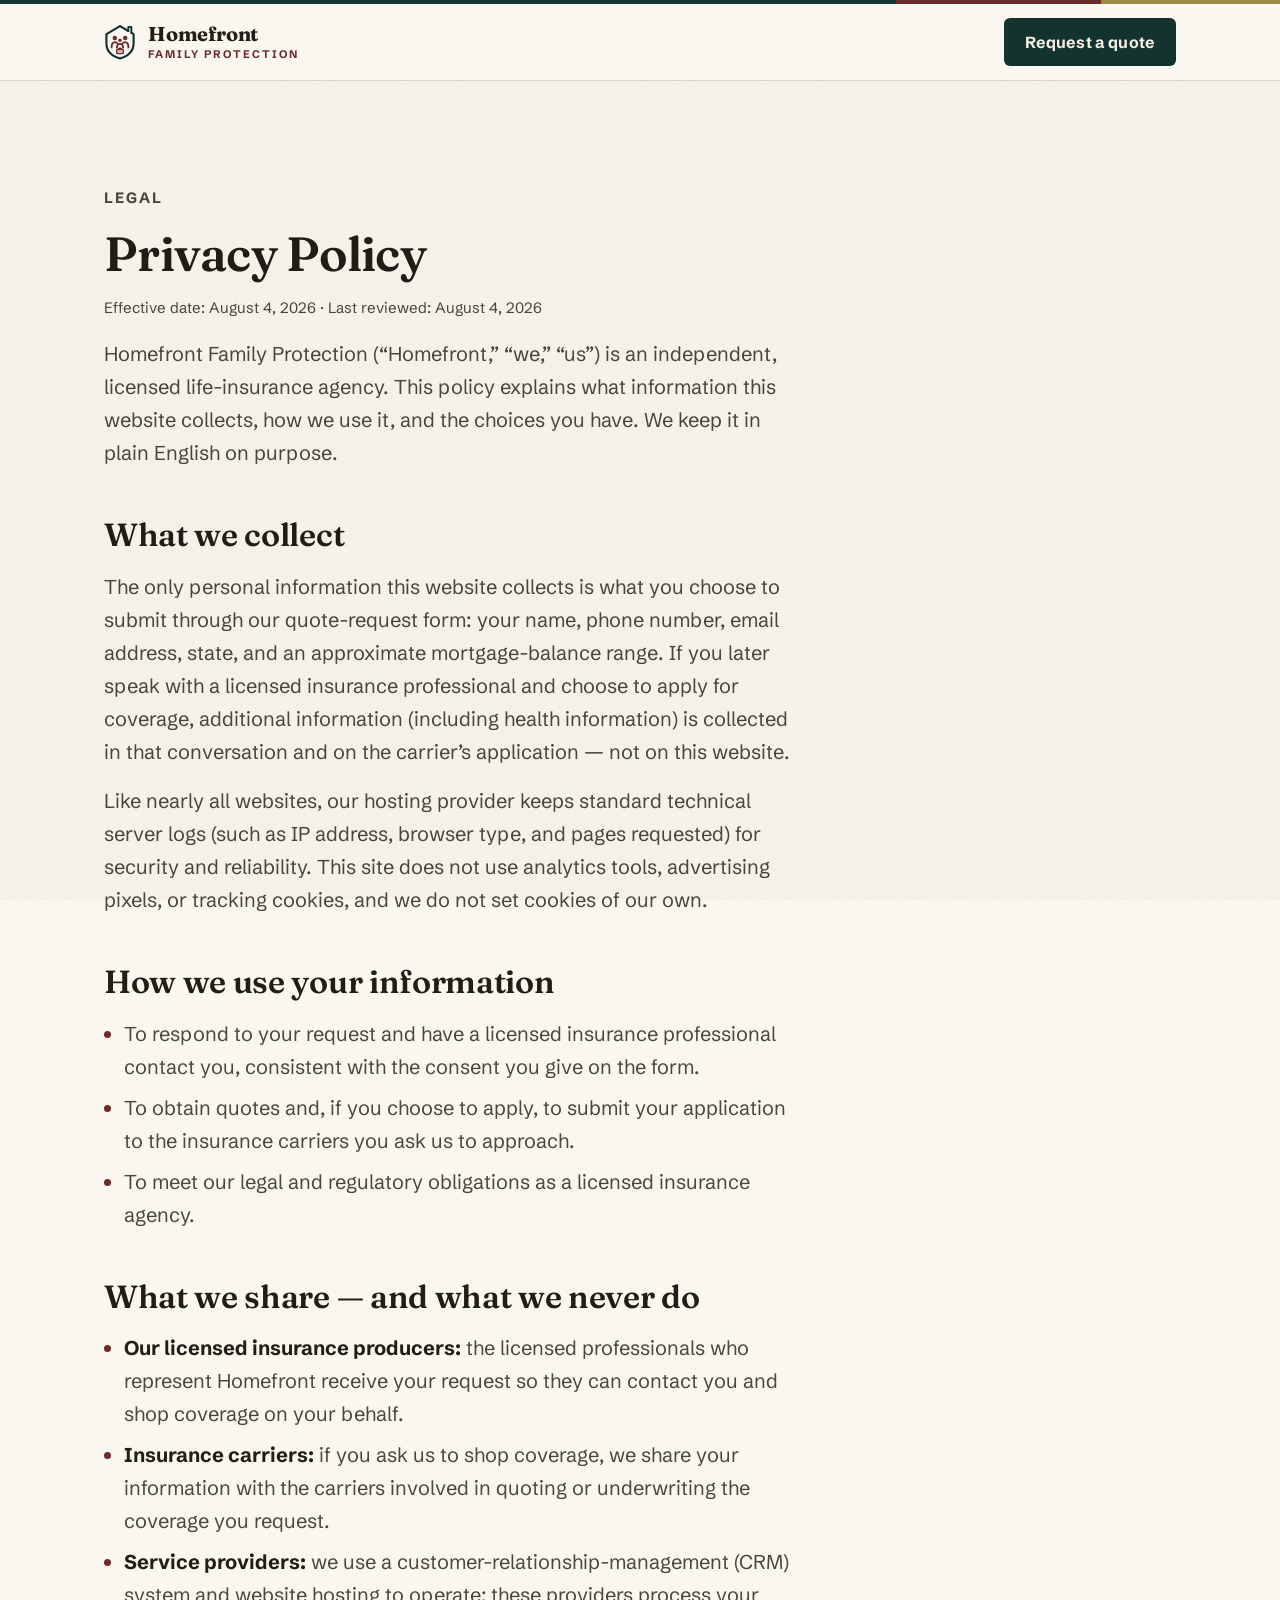
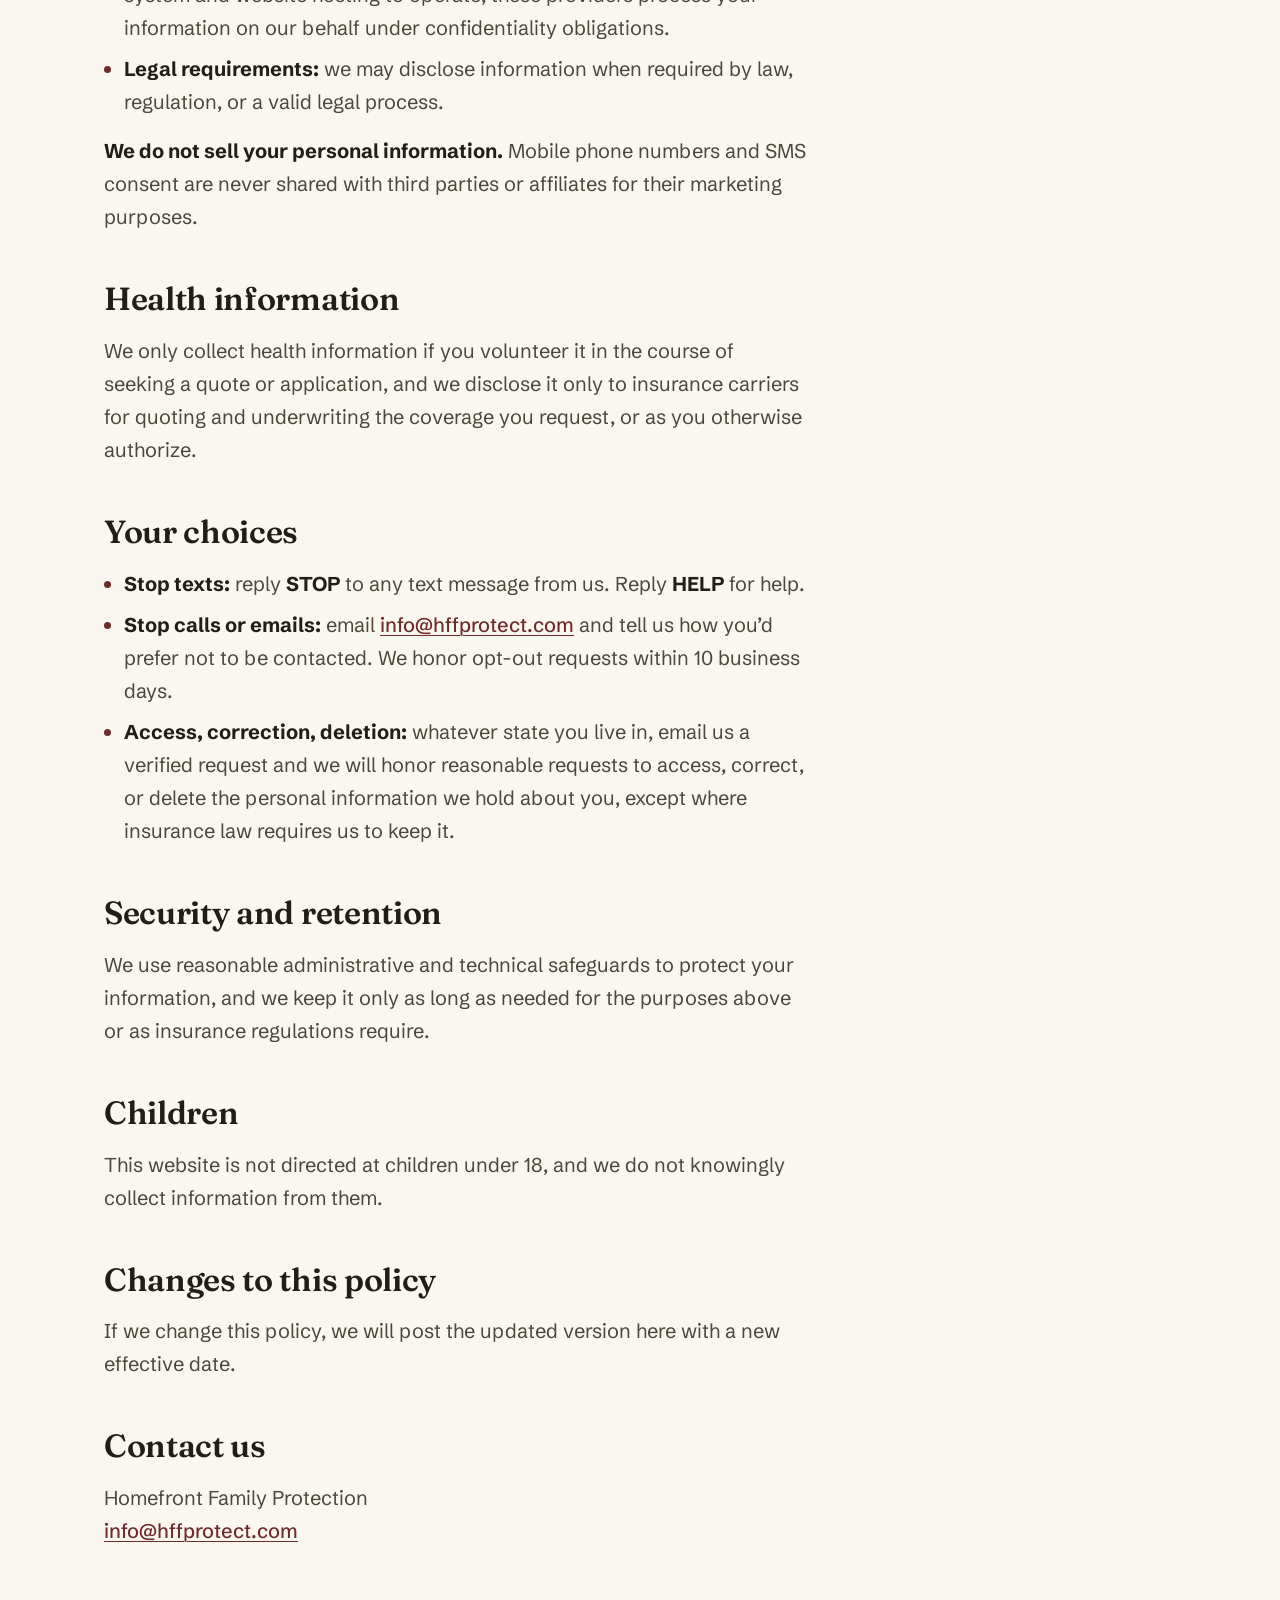
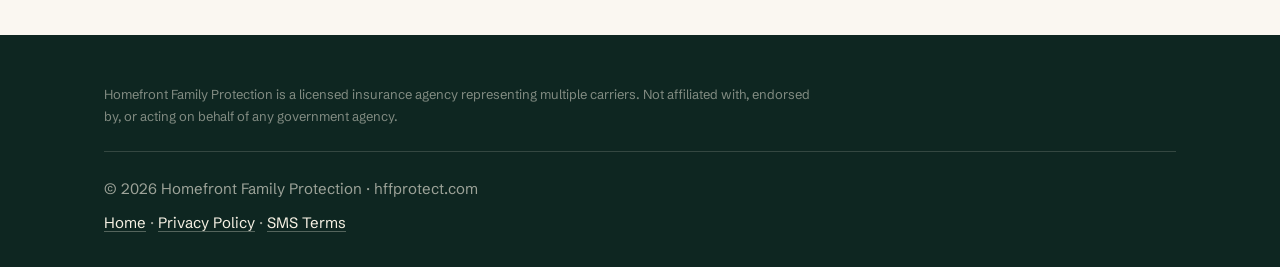
<file: privacy.html>
<!DOCTYPE html>
<html lang="en">
<head>
  <meta charset="UTF-8">
  <meta name="viewport" content="width=device-width, initial-scale=1">
  <title>Privacy Policy | Homefront Family Protection</title>
  <meta name="description" content="How Homefront Family Protection collects, uses, and protects your information.">
  <meta name="robots" content="index, follow">
  <link rel="icon" href="assets/img/favicon.svg" type="image/svg+xml">
  <link rel="icon" href="assets/img/favicon-48.png" type="image/png" sizes="48x48">
  <link rel="apple-touch-icon" href="assets/img/apple-touch-icon.png">
  <meta name="theme-color" content="#FAF7F1">
  <link rel="stylesheet" href="assets/css/styles.css?v=890757">
</head>
<body class="page-legal">
  <a class="skip-link" href="#main">Skip to content</a>

  <header class="header" data-header>
    <div class="keyline" aria-hidden="true"></div>
    <div class="container header__inner">
      <a class="brand" href="index.html" aria-label="Homefront Family Protection — home">
        <svg class="brand__mark" viewBox="0 0 40 44" fill="none" aria-hidden="true">
          <path d="M20 2.6 L30.4 8.7 M34.2 10.9 L37 12.6 V24 C37 33.6 30 40.2 20 43 C10 40.2 3 33.6 3 24 V12.6 L20 2.6" stroke="var(--forest)" stroke-width="2.7" stroke-linejoin="round" stroke-linecap="round"/>
          <path d="M30.4 8.7 V3.6 H34.2 V10.9" stroke="var(--forest)" stroke-width="2.4" stroke-linejoin="round" stroke-linecap="round"/>
          <circle cx="13.5" cy="17.4" r="2.8" fill="var(--oxblood)"/><circle cx="26.5" cy="17.4" r="2.8" fill="var(--oxblood)"/><circle cx="20" cy="20.3" r="2.1" fill="var(--oxblood)"/><path d="M9.5 29.3 C9.5 24.8 11.4 22.6 13.8 22.6 C15.6 22.6 16.8 23.8 17.5 25.7 M30.5 29.3 C30.5 24.8 28.6 22.6 26.2 22.6 C24.4 22.6 23.2 23.8 22.5 25.7 M16.1 29.6 C16.1 26.4 17.7 24.8 20 24.8 C22.3 24.8 23.9 26.4 23.9 29.6" stroke="var(--oxblood)" stroke-width="2.3" stroke-linecap="round"/><path d="M18.4 31.8 V31.2 C18.4 30.6 18.9 30.2 19.5 30.2 H20.5 C21.1 30.2 21.6 30.6 21.6 31.2 V31.8" stroke="var(--oxblood)" stroke-width="1.84" stroke-linecap="round"/><rect x="15.9" y="31.8" width="8.2" height="5.2" rx="1.2" stroke="var(--oxblood)" stroke-width="1.95"/><circle cx="20" cy="34.4" r="0.8" fill="var(--oxblood)"/>
        </svg>
        <span class="brand__text">
          <span class="brand__name">Homefront</span>
          <span class="brand__sub">Family Protection</span>
        </span>
      </a>
      <a class="btn btn--primary btn--sm header__cta" href="index.html#quote">Request a quote</a>
    </div>
  </header>

  <main class="legal" id="main">
    <div class="container">
      <div class="prose">
        <p class="kicker">Legal</p>
        <h1>Privacy Policy</h1>
        <p class="legal__meta">Effective date: August 4, 2026 · Last reviewed: August 4, 2026</p>

        <p>Homefront Family Protection (“Homefront,” “we,” “us”) is an independent, licensed
        life-insurance agency. This policy explains what information this website collects,
        how we use it, and the choices you have. We keep it in plain English on purpose.</p>

        <h2>What we collect</h2>
        <p>The only personal information this website collects is what you choose to submit
        through our quote-request form: your name, phone number, email address, state, and
        an approximate mortgage-balance range. If you later speak with a licensed insurance
        professional and choose to apply for coverage, additional information (including
        health information) is collected in that conversation and on the carrier’s
        application — not on this website.</p>
        <p>Like nearly all websites, our hosting provider keeps standard technical server
        logs (such as IP address, browser type, and pages requested) for security and
        reliability. This site does not use analytics tools, advertising pixels, or
        tracking cookies, and we do not set cookies of our own.</p>

        <h2>How we use your information</h2>
        <ul>
          <li>To respond to your request and have a licensed insurance professional contact
          you, consistent with the consent you give on the form.</li>
          <li>To obtain quotes and, if you choose to apply, to submit your application to
          the insurance carriers you ask us to approach.</li>
          <li>To meet our legal and regulatory obligations as a licensed insurance agency.</li>
        </ul>

        <h2>What we share — and what we never do</h2>
        <ul>
          <li><strong>Our licensed insurance producers:</strong> the licensed professionals
          who represent Homefront receive your request so they can contact you and shop
          coverage on your behalf.</li>
          <li><strong>Insurance carriers:</strong> if you ask us to shop coverage, we share
          your information with the carriers involved in quoting or underwriting the
          coverage you request.</li>
          <li><strong>Service providers:</strong> we use a customer-relationship-management
          (CRM) system and website hosting to operate; these providers process your
          information on our behalf under confidentiality obligations.</li>
          <li><strong>Legal requirements:</strong> we may disclose information when required
          by law, regulation, or a valid legal process.</li>
        </ul>
        <p><strong>We do not sell your personal information.</strong> Mobile phone numbers
        and SMS consent are never shared with third parties or affiliates for their
        marketing purposes.</p>

        <h2>Health information</h2>
        <p>We only collect health information if you volunteer it in the course of seeking
        a quote or application, and we disclose it only to insurance carriers for quoting
        and underwriting the coverage you request, or as you otherwise authorize.</p>

        <h2>Your choices</h2>
        <ul>
          <li><strong>Stop texts:</strong> reply <strong>STOP</strong> to any text message
          from us. Reply <strong>HELP</strong> for help.</li>
          <li><strong>Stop calls or emails:</strong> email
          <a href="mailto:info@hffprotect.com">info@hffprotect.com</a> and tell us how you’d
          prefer not to be contacted. We honor opt-out requests within 10 business days.</li>
          <li><strong>Access, correction, deletion:</strong> whatever state you live in,
          email us a verified request and we will honor reasonable requests to access,
          correct, or delete the personal information we hold about you, except where
          insurance law requires us to keep it.</li>
        </ul>

        <h2>Security and retention</h2>
        <p>We use reasonable administrative and technical safeguards to protect your
        information, and we keep it only as long as needed for the purposes above or as
        insurance regulations require.</p>

        <h2>Children</h2>
        <p>This website is not directed at children under 18, and we do not knowingly
        collect information from them.</p>

        <h2>Changes to this policy</h2>
        <p>If we change this policy, we will post the updated version here with a new
        effective date.</p>

        <h2>Contact us</h2>
        <p>Homefront Family Protection<br>
        <a href="mailto:info@hffprotect.com">info@hffprotect.com</a></p>
      </div>
    </div>
  </main>

  <footer class="footer footer--slim on-dark">
    <div class="container">
      <p class="footer__legal">Homefront Family Protection is a licensed insurance agency
      representing multiple carriers. Not affiliated with, endorsed by, or acting on behalf
      of any government agency.</p>
      <div class="footer__base">
        <p>© <span data-year>2026</span> Homefront Family Protection · hffprotect.com</p>
        <p><a href="index.html">Home</a> · <a href="privacy.html">Privacy Policy</a> · <a href="sms-terms.html">SMS Terms</a></p>
      </div>
    </div>
  </footer>

  <script src="assets/js/main.js?v=890757" defer></script>
</body>
</html>
</file>
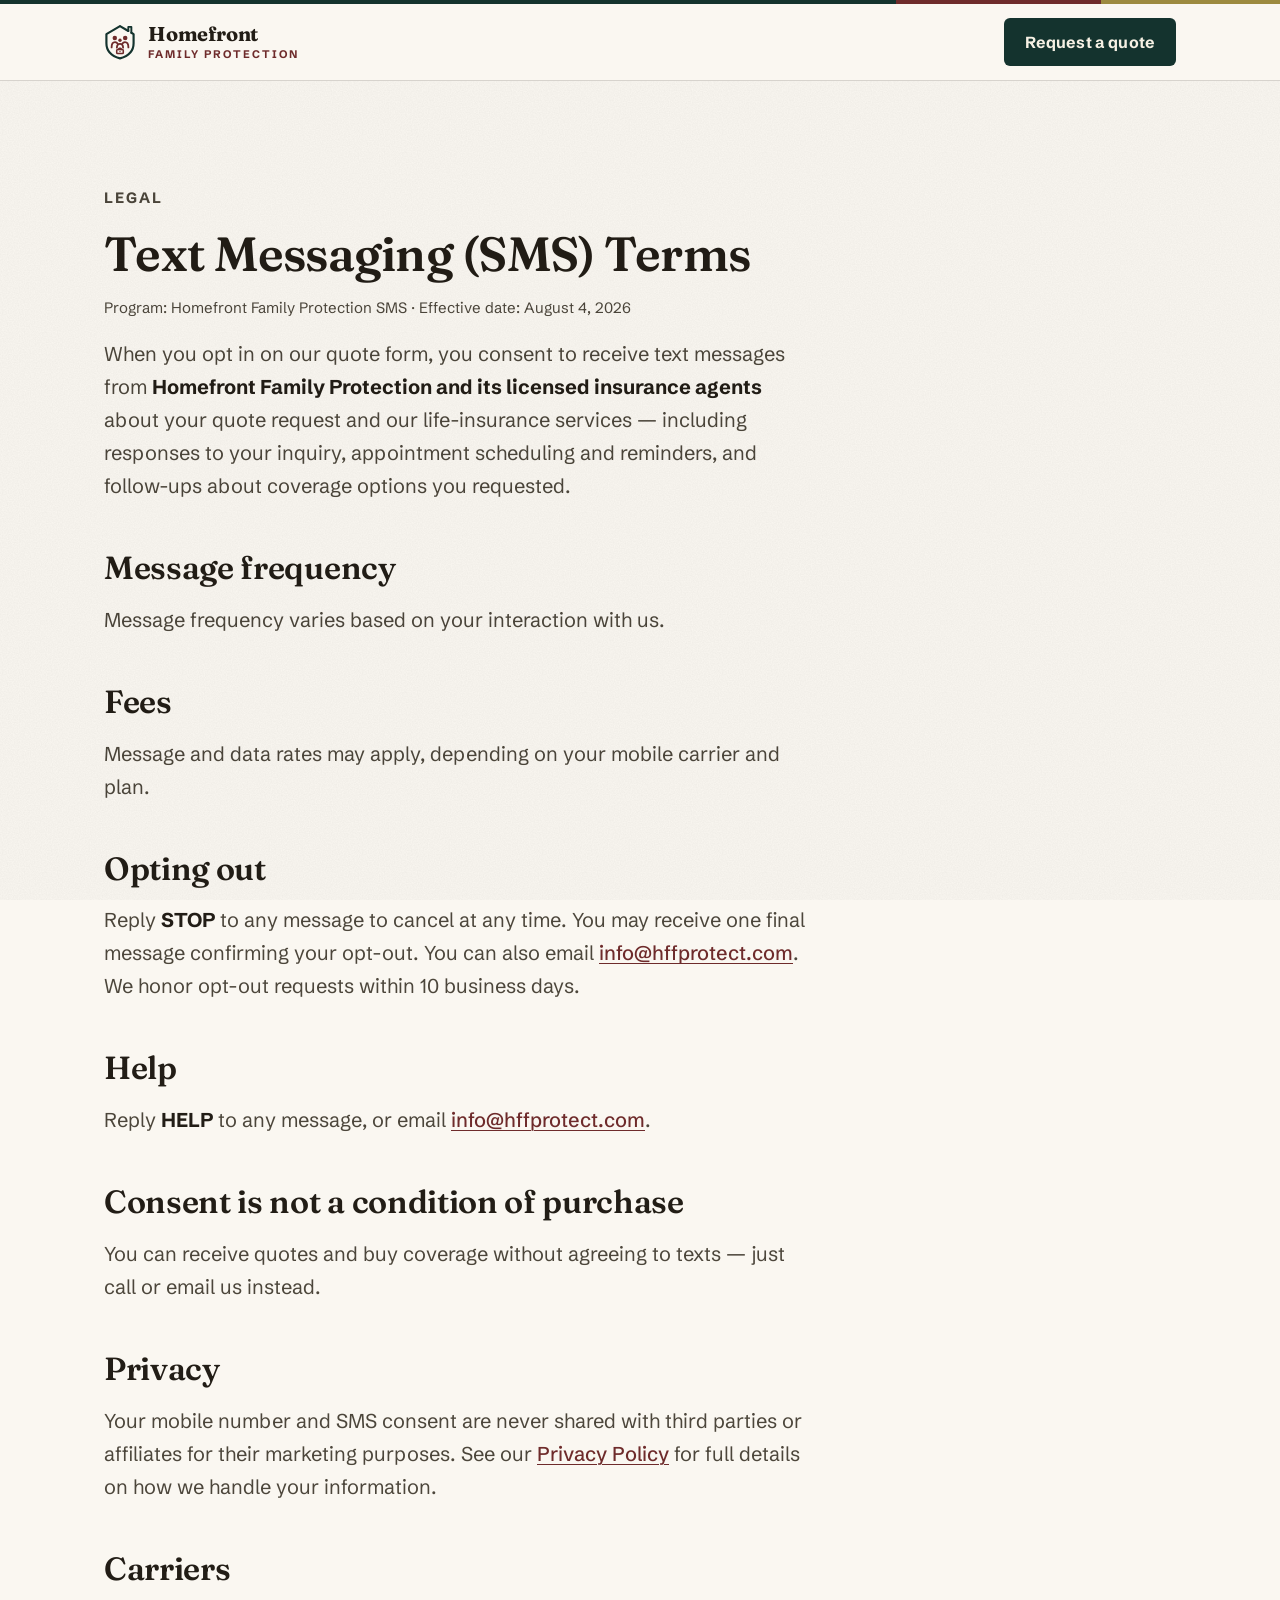
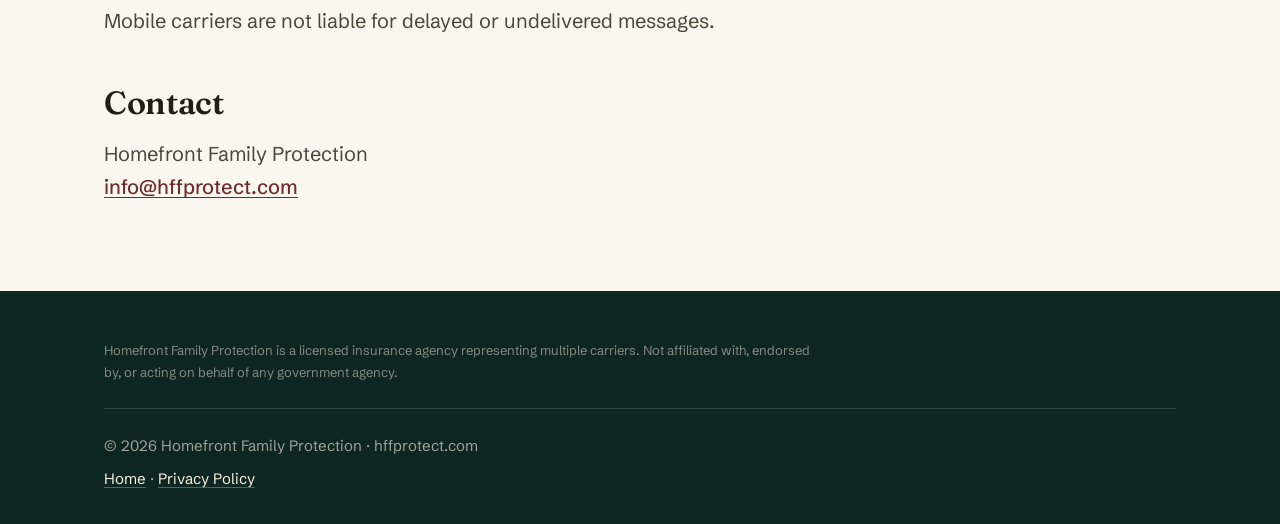
<file: sms-terms.html>
<!DOCTYPE html>
<html lang="en">
<head>
  <meta charset="UTF-8">
  <meta name="viewport" content="width=device-width, initial-scale=1">
  <title>SMS Terms | Homefront Family Protection</title>
  <meta name="description" content="Text-messaging program terms for Homefront Family Protection.">
  <meta name="robots" content="index, follow">
  <link rel="icon" href="assets/img/favicon.svg" type="image/svg+xml">
  <link rel="icon" href="assets/img/favicon-48.png" type="image/png" sizes="48x48">
  <link rel="apple-touch-icon" href="assets/img/apple-touch-icon.png">
  <meta name="theme-color" content="#FAF7F1">
  <link rel="stylesheet" href="assets/css/styles.css?v=890757">
</head>
<body class="page-legal">
  <a class="skip-link" href="#main">Skip to content</a>

  <header class="header" data-header>
    <div class="keyline" aria-hidden="true"></div>
    <div class="container header__inner">
      <a class="brand" href="index.html" aria-label="Homefront Family Protection — home">
        <svg class="brand__mark" viewBox="0 0 40 44" fill="none" aria-hidden="true">
          <path d="M20 2.6 L30.4 8.7 M34.2 10.9 L37 12.6 V24 C37 33.6 30 40.2 20 43 C10 40.2 3 33.6 3 24 V12.6 L20 2.6" stroke="var(--forest)" stroke-width="2.7" stroke-linejoin="round" stroke-linecap="round"/>
          <path d="M30.4 8.7 V3.6 H34.2 V10.9" stroke="var(--forest)" stroke-width="2.4" stroke-linejoin="round" stroke-linecap="round"/>
          <circle cx="13.5" cy="17.4" r="2.8" fill="var(--oxblood)"/><circle cx="26.5" cy="17.4" r="2.8" fill="var(--oxblood)"/><circle cx="20" cy="20.3" r="2.1" fill="var(--oxblood)"/><path d="M9.5 29.3 C9.5 24.8 11.4 22.6 13.8 22.6 C15.6 22.6 16.8 23.8 17.5 25.7 M30.5 29.3 C30.5 24.8 28.6 22.6 26.2 22.6 C24.4 22.6 23.2 23.8 22.5 25.7 M16.1 29.6 C16.1 26.4 17.7 24.8 20 24.8 C22.3 24.8 23.9 26.4 23.9 29.6" stroke="var(--oxblood)" stroke-width="2.3" stroke-linecap="round"/><path d="M18.4 31.8 V31.2 C18.4 30.6 18.9 30.2 19.5 30.2 H20.5 C21.1 30.2 21.6 30.6 21.6 31.2 V31.8" stroke="var(--oxblood)" stroke-width="1.84" stroke-linecap="round"/><rect x="15.9" y="31.8" width="8.2" height="5.2" rx="1.2" stroke="var(--oxblood)" stroke-width="1.95"/><circle cx="20" cy="34.4" r="0.8" fill="var(--oxblood)"/>
        </svg>
        <span class="brand__text">
          <span class="brand__name">Homefront</span>
          <span class="brand__sub">Family Protection</span>
        </span>
      </a>
      <a class="btn btn--primary btn--sm header__cta" href="index.html#quote">Request a quote</a>
    </div>
  </header>

  <main class="legal" id="main">
    <div class="container">
      <div class="prose">
        <p class="kicker">Legal</p>
        <h1>Text Messaging (SMS) Terms</h1>
        <p class="legal__meta">Program: Homefront Family Protection SMS · Effective date: August 4, 2026</p>

        <p>When you opt in on our quote form, you consent to receive text messages from
        <strong>Homefront Family Protection and its licensed insurance agents</strong> about your
        quote request and our life-insurance services — including responses to your inquiry,
        appointment scheduling and reminders, and follow-ups about coverage options you requested.</p>

        <h2>Message frequency</h2>
        <p>Message frequency varies based on your interaction with us.</p>

        <h2>Fees</h2>
        <p>Message and data rates may apply, depending on your mobile carrier and plan.</p>

        <h2>Opting out</h2>
        <p>Reply <strong>STOP</strong> to any message to cancel at any time. You may receive one
        final message confirming your opt-out. You can also email
        <a href="mailto:info@hffprotect.com">info@hffprotect.com</a>. We honor opt-out requests
        within 10 business days.</p>

        <h2>Help</h2>
        <p>Reply <strong>HELP</strong> to any message, or email
        <a href="mailto:info@hffprotect.com">info@hffprotect.com</a>.</p>

        <h2>Consent is not a condition of purchase</h2>
        <p>You can receive quotes and buy coverage without agreeing to texts — just call or email
        us instead.</p>

        <h2>Privacy</h2>
        <p>Your mobile number and SMS consent are never shared with third parties or affiliates
        for their marketing purposes. See our <a href="privacy.html">Privacy Policy</a> for full
        details on how we handle your information.</p>

        <h2>Carriers</h2>
        <p>Mobile carriers are not liable for delayed or undelivered messages.</p>

        <h2>Contact</h2>
        <p>Homefront Family Protection<br>
        <a href="mailto:info@hffprotect.com">info@hffprotect.com</a></p>
      </div>
    </div>
  </main>


  <footer class="footer footer--slim on-dark">
    <div class="container">
      <p class="footer__legal">Homefront Family Protection is a licensed insurance agency
      representing multiple carriers. Not affiliated with, endorsed by, or acting on behalf
      of any government agency.</p>
      <div class="footer__base">
        <p>© <span data-year>2026</span> Homefront Family Protection · hffprotect.com</p>
        <p><a href="index.html">Home</a> · <a href="privacy.html">Privacy Policy</a></p>
      </div>
    </div>
  </footer>

  <script src="assets/js/main.js?v=890757" defer></script>
</body>
</html>
</file>
<file: assets/css/styles.css>
/* ==========================================================================
   HOMEFRONT FAMILY PROTECTION · hffprotect.com
   Design system: "Heritage Ledger" — tournament winner 2026-08-04
   Fraunces (display) + Schibsted Grotesk (body) · oat / forest / oxblood / gold
   ========================================================================== */

/* ---------- Fonts (self-hosted, SIL OFL) ---------- */
@font-face{font-family:"Fraunces";font-style:normal;font-weight:600;font-display:swap;src:url("../fonts/fraunces-v38-latin-600.woff2") format("woff2")}
@font-face{font-family:"Fraunces";font-style:normal;font-weight:700;font-display:swap;src:url("../fonts/fraunces-v38-latin-700.woff2") format("woff2")}
@font-face{font-family:"Fraunces";font-style:italic;font-weight:400;font-display:swap;src:url("../fonts/fraunces-v38-latin-italic.woff2") format("woff2")}
@font-face{font-family:"Schibsted Grotesk";font-style:normal;font-weight:400;font-display:swap;src:url("../fonts/schibsted-grotesk-v7-latin-regular.woff2") format("woff2")}
@font-face{font-family:"Schibsted Grotesk";font-style:normal;font-weight:500;font-display:swap;src:url("../fonts/schibsted-grotesk-v7-latin-500.woff2") format("woff2")}
@font-face{font-family:"Schibsted Grotesk";font-style:normal;font-weight:700;font-display:swap;src:url("../fonts/schibsted-grotesk-v7-latin-700.woff2") format("woff2")}

/* ---------- Tokens ---------- */
:root{
  /* ground (oat/cream — yellow-warm, never peach, never pure white) */
  --oat-0:#FAF7F1;
  --oat-1:#F4EEE1;
  --oat-2:#EFE7D6;
  --cream:#F6F1E4;
  --cream-bright:#FFFDF6;

  /* ink (warm near-black, never #000) */
  --ink:#221D16;
  --ink-soft:#4C463B;
  --ink-faint:#6E675A;

  /* anchor + accent (60/30/10) */
  --forest-900:#0E2621;
  --forest:#14332E;
  --forest-600:#1C443C;
  --forest-550:#1A3F38;
  --oxblood:#6E2B2B;
  --oxblood-600:#5B2323;
  --gold:#B3A05A;
  --gold-deep:#9C8A3F;

  /* hairlines — the ledger */
  --hairline:rgba(34,29,22,.16);
  --hairline-strong:rgba(34,29,22,.32);
  --hairline-dark:rgba(246,241,228,.16);
  --hairline-dark-strong:rgba(246,241,228,.30);

  /* type */
  --font-display:"Fraunces",Georgia,"Times New Roman",serif;
  --font-body:"Schibsted Grotesk","Helvetica Neue",Arial,sans-serif;
  --fs--1:clamp(.875rem,.84rem + .2vw,.9375rem);
  --fs-0:clamp(1rem,.96rem + .25vw,1.0625rem);
  --fs-1:clamp(1.125rem,1.06rem + .4vw,1.25rem);
  --fs-2:clamp(1.3125rem,1.19rem + .7vw,1.5rem);
  --fs-3:clamp(1.5625rem,1.35rem + 1.1vw,2rem);
  --fs-4:clamp(2.0625rem,1.6rem + 2.3vw,3rem);
  --fs-5:clamp(2.5rem,1.7rem + 4.8vw,4.5rem);
  --fs-num:clamp(3.5rem,2.6rem + 4.5vw,5.25rem);

  /* 8pt spacing */
  --s1:.5rem; --s2:1rem; --s3:1.5rem; --s4:2rem; --s5:2.5rem;
  --s6:3rem; --s8:4rem; --s10:5rem; --s12:6rem;
  --section-pad:clamp(4rem,9vw,8.5rem);
  --gap-block:clamp(2.5rem,5vw,3.5rem);  /* uniform gap: section intro → content */

  /* shape + depth */
  --radius-btn:6px;
  --radius-panel:2px;
  --shadow-btn:0 8px 20px -10px rgba(20,51,46,.55);
  --shadow-panel:0 32px 56px -40px rgba(34,29,22,.35);
}

/* ---------- Reset + base ---------- */
*,*::before,*::after{box-sizing:border-box}
*{margin:0}
html{-webkit-text-size-adjust:100%;scroll-padding-top:1rem}
@media (prefers-reduced-motion:no-preference){html{scroll-behavior:smooth}}
body{
  min-height:100svh;
  font-family:var(--font-body);
  font-size:var(--fs-1);
  line-height:1.65;
  color:var(--ink);
  background:var(--oat-0);
  font-feature-settings:"kern";
  text-rendering:optimizeLegibility;
  -webkit-font-smoothing:antialiased;
}
img,svg{display:block;max-width:100%}
input,button,textarea,select{font:inherit;color:inherit}
button{cursor:pointer}
ul[class],ol[class]{list-style:none;padding:0}
a{color:inherit;text-decoration:none}

::selection{background:var(--oxblood);color:var(--cream)}
:focus-visible{outline:2px solid var(--oxblood);outline-offset:3px;border-radius:2px}
.on-dark :focus-visible{outline-color:var(--gold)}

/* grain — whisper-quiet, BELOW the sticky header (z 40 < header 100) */
body::after{
  content:"";position:fixed;inset:0;z-index:40;pointer-events:none;
  background-image:url("data:image/svg+xml,%3Csvg xmlns='http://www.w3.org/2000/svg' width='180' height='180'%3E%3Cfilter id='g'%3E%3CfeTurbulence type='fractalNoise' baseFrequency='0.82' numOctaves='2' seed='7' stitchTiles='stitch'/%3E%3CfeColorMatrix values='0 0 0 0 0 0 0 0 0 0 0 0 0 0 0 0 0 0 0.9 0'/%3E%3C/filter%3E%3Crect width='180' height='180' filter='url(%23g)'/%3E%3C/svg%3E");
  opacity:.05;
}

/* ---------- A11y helpers ---------- */
.visually-hidden{position:absolute!important;width:1px;height:1px;padding:0;margin:-1px;overflow:hidden;clip:rect(0 0 0 0);white-space:nowrap;border:0}
.skip-link{
  position:absolute;left:var(--s2);top:-4rem;z-index:300;
  background:var(--forest);color:var(--cream);
  padding:var(--s1) var(--s2);border-radius:var(--radius-btn);
  font-weight:700;font-size:var(--fs-0);transition:top .2s ease;
}
.skip-link:focus{top:var(--s2)}

/* ---------- Layout primitives ---------- */
.container{width:100%;max-width:72rem;margin-inline:auto;padding-inline:clamp(1.25rem,5vw,2.5rem)}
.section{padding-block:var(--section-pad)}
.section--tint{background:var(--oat-1)}
.section__lead{font-size:var(--fs-2);line-height:1.6;color:var(--ink-soft);max-width:56ch;margin-top:var(--s3)}

/* signature rule: hairline with a short accent tab */
.rule-accent{position:relative;height:1px;background:var(--hairline);margin-bottom:var(--s3)}
.rule-accent::before{content:"";position:absolute;left:0;top:-1px;width:3rem;height:3px;background:var(--oxblood)}
.on-dark .rule-accent{background:var(--hairline-dark)}
.on-dark .rule-accent::before{background:var(--gold)}

/* eyebrow small caps (alias: .kicker on legal pages) */
.eyebrow,.kicker{
  font-size:var(--fs--1);font-weight:700;letter-spacing:.13em;
  text-transform:uppercase;color:var(--oxblood);line-height:1.7;
}
.eyebrow--gold{color:var(--gold)}
.eyebrow--heading{font-family:var(--font-body);margin-top:0;text-wrap:wrap}

/* serif ampersand flourish */
.amp{font-family:var(--font-display);font-style:italic;font-weight:400;letter-spacing:0;color:var(--oxblood)}
.on-dark .amp{color:var(--gold)}

/* headings */
h1,h2,h3{font-family:var(--font-display);font-weight:600;letter-spacing:-.01em;color:var(--ink);text-wrap:balance}
h2{font-size:var(--fs-4);line-height:1.15;margin-top:var(--s2)}
h3{font-size:var(--fs-3);line-height:1.2}
.on-dark h2,.on-dark h3{color:var(--cream)}

.text-link{
  color:var(--oxblood);font-weight:500;
  text-decoration:underline;text-decoration-thickness:1px;text-underline-offset:3px;
  text-decoration-color:rgba(110,43,43,.4);
  transition:text-decoration-color .18s ease,color .18s ease;
}
.text-link:hover{text-decoration-color:currentColor}
.on-dark .text-link{color:var(--gold)}

/* ---------- Buttons + links ---------- */
.btn{
  display:inline-flex;align-items:center;justify-content:center;gap:.5rem;
  font-family:var(--font-body);font-size:var(--fs-0);font-weight:700;letter-spacing:.01em;
  padding:.875rem 1.75rem;border-radius:var(--radius-btn);
  border:1px solid transparent;cursor:pointer;white-space:nowrap;
  transition:background-color .18s ease,transform .18s ease,box-shadow .18s ease;
}
.btn--primary{background:var(--forest);color:var(--cream)}
.btn--primary:hover{background:var(--forest-600);transform:translateY(-1px);box-shadow:var(--shadow-btn)}
.btn--primary:active{transform:translateY(0);box-shadow:none}
.btn--light{background:var(--cream);color:var(--forest-900)}
.btn--light:hover{background:var(--cream-bright);transform:translateY(-1px);box-shadow:0 8px 20px -10px rgba(0,0,0,.5)}
.btn--sm{padding:.625rem 1.25rem;font-size:1rem}
.btn--wide{width:100%}

.link-arrow{
  display:inline-flex;align-items:center;gap:.5rem;
  font-weight:700;font-size:var(--fs-0);color:var(--forest);
  padding:.875rem .25rem;
  background-image:linear-gradient(currentColor,currentColor);
  background-repeat:no-repeat;background-size:0% 1.5px;background-position:0 calc(100% - .625rem);
  transition:color .18s ease,background-size .25s ease;
}
.link-arrow svg{transition:transform .2s ease}
.link-arrow:hover{color:var(--oxblood);background-size:100% 1.5px}
.link-arrow:hover svg{transform:translateX(3px)}

/* ---------- Header ---------- */
.header{
  position:sticky;top:0;z-index:100;
  background:var(--oat-0);
  border-bottom:1px solid var(--hairline);
  transition:box-shadow .25s ease;
}
.header.is-scrolled{box-shadow:0 10px 30px -18px rgba(34,29,22,.35)}
.keyline{height:4px;background:linear-gradient(90deg,var(--forest) 0 70%,var(--oxblood) 70% 86%,var(--gold-deep) 86% 100%)}
.header__inner{display:flex;align-items:center;justify-content:space-between;gap:var(--s3);height:4.25rem}
@media (min-width:45em){.header__inner{height:4.75rem}}

.brand{display:inline-flex;align-items:center;gap:.75rem}
.brand__mark{width:2rem;height:auto;flex:none}
.brand__text{display:flex;flex-direction:column;line-height:1.1}
.brand__name{font-family:var(--font-display);font-weight:700;font-size:1.25rem;letter-spacing:-.01em;color:var(--ink)}
.brand__sub{font-size:.6875rem;font-weight:700;letter-spacing:.18em;text-transform:uppercase;color:var(--oxblood);margin-top:.1875rem}

/* ---------- Nav ---------- */
.nav{display:flex;align-items:center}
.nav__toggle{
  display:inline-flex;align-items:center;justify-content:center;
  width:2.75rem;height:2.75rem;background:none;border:0;border-radius:var(--radius-btn);
}
.nav__toggle-box{display:flex;flex-direction:column;gap:6px;width:1.25rem}
.nav__toggle-box span{height:2px;background:var(--ink);border-radius:1px;transition:transform .25s ease,opacity .25s ease}
.nav-open .nav__toggle-box span:first-child{transform:translateY(4px) rotate(45deg)}
.nav-open .nav__toggle-box span:last-child{transform:translateY(-4px) rotate(-45deg)}

.nav__menu{
  display:none;
  position:absolute;left:0;right:0;top:100%;
  background:var(--oat-0);
  border-bottom:1px solid var(--hairline-strong);
  box-shadow:0 24px 40px -24px rgba(34,29,22,.4);
  padding:var(--s2) clamp(1.25rem,5vw,2.5rem) var(--s4);
  flex-direction:column;gap:var(--s1);
  max-height:calc(100vh - 4.5rem);
  max-height:calc(100dvh - 4.5rem);
  overflow-y:auto;overscroll-behavior:contain;
}
html:not(.js) .nav__toggle{display:none}
.nav__menu.is-open{display:flex}
.nav__link{
  font-size:var(--fs-0);font-weight:500;color:var(--ink-soft);
  padding:.625rem .125rem;border-bottom:1px solid var(--hairline);
  background-image:linear-gradient(var(--oxblood),var(--oxblood));
  background-repeat:no-repeat;background-size:0% 1.5px;background-position:0 100%;
  transition:color .18s ease,background-size .25s ease;
}
.nav__link:hover{color:var(--ink);background-size:100% 1.5px}
.nav__cta{margin-top:var(--s2);align-self:flex-start}

@media (min-width:64em){
  .nav__toggle{display:none}
  .nav__menu{
    display:flex;position:static;flex-direction:row;align-items:center;gap:var(--s4);
    background:none;border:0;box-shadow:none;padding:0;
  }
  .nav__link{font-size:var(--fs-0);padding:.375rem .125rem;border-bottom:0}
  .nav__cta{margin-top:0;align-self:auto}
}

/* ---------- Hero ---------- */
.hero{padding-block:0 clamp(1.5rem,3.5vw,2.5rem)}
.hero__top{display:flex;align-items:center;justify-content:space-between;gap:1rem;padding-top:clamp(1.5rem,3.5vw,2.25rem)}
.hero__brand{display:inline-flex;align-items:center;gap:1rem}
.btn--ghost{
  background:transparent;color:var(--forest);
  border:1px solid var(--forest);
}
.btn--ghost:hover{background:var(--forest);color:var(--cream);transform:translateY(-1px);box-shadow:var(--shadow-btn)}
.hero__quizbtn{align-self:center;flex:none}
.hero__quizbtn-short{display:none}
@media (max-width:33.99em){
  .hero__quizbtn{padding:.625rem 1rem;font-size:.9375rem}
  .hero__quizbtn-long{display:none}
  .hero__quizbtn-short{display:inline}
}
.hero__mark{width:clamp(3rem,6vw,3.75rem);height:auto;flex:none}
.hero__brand .brand__name{font-size:clamp(1.375rem,3vw,1.75rem)}
.hero__brand .brand__sub{font-size:clamp(.6875rem,1.5vw,.8125rem)}
.hero .marquee{background:transparent}
.hero__grid{display:grid;grid-template-columns:minmax(0,1fr);gap:var(--s8);align-items:center;margin-top:clamp(1.25rem,3vw,2rem)}
@media (min-width:60em){.hero__grid{grid-template-columns:minmax(0,7fr) minmax(0,5fr);gap:var(--s10)}}

.hero__title{
  font-size:var(--fs-5);line-height:1.08;letter-spacing:-.015em;
  margin-top:var(--s3);
}
.hero__title .turn{font-style:normal;color:var(--forest)}
.hero__sub{font-size:var(--fs-2);line-height:1.6;color:var(--ink-soft);max-width:56ch;margin-top:var(--s3)}
.hero__cta{display:flex;flex-wrap:wrap;align-items:center;gap:var(--s2) var(--s3);margin-top:var(--s5)}
@media (max-width:30em){
  .hero__cta{flex-direction:column;align-items:stretch}
  .hero__cta .btn{width:100%}
  .hero__cta .link-arrow{justify-content:center}
}

/* certificate panel (decorative, desktop only) */
.hero__panel{display:none}
@media (min-width:60em){
  .hero__panel{
    display:block;position:relative;
    background:var(--oat-2);
    border:1px solid var(--hairline-strong);
    border-radius:var(--radius-panel);
    box-shadow:var(--shadow-panel);
    padding:var(--s6) var(--s5);
  }
  .hero__panel::before{
    content:"";position:absolute;inset:.625rem;
    border:1px solid var(--hairline);border-radius:1px;pointer-events:none;
  }
  /* corner registration ticks (graft: Federal Standard) */
  .hero__panel::after{
    content:"";position:absolute;inset:.375rem;pointer-events:none;
    background:
      linear-gradient(var(--hairline-strong),var(--hairline-strong)) left .0 top 0/.75rem 1px,
      linear-gradient(var(--hairline-strong),var(--hairline-strong)) left 0 top 0/1px .75rem,
      linear-gradient(var(--hairline-strong),var(--hairline-strong)) right 0 top 0/.75rem 1px,
      linear-gradient(var(--hairline-strong),var(--hairline-strong)) right 0 top 0/1px .75rem,
      linear-gradient(var(--hairline-strong),var(--hairline-strong)) left 0 bottom 0/.75rem 1px,
      linear-gradient(var(--hairline-strong),var(--hairline-strong)) left 0 bottom 0/1px .75rem,
      linear-gradient(var(--hairline-strong),var(--hairline-strong)) right 0 bottom 0/.75rem 1px,
      linear-gradient(var(--hairline-strong),var(--hairline-strong)) right 0 bottom 0/1px .75rem;
    background-repeat:no-repeat;
  }
  .panel__inner{position:relative;text-align:center}
  .panel__crest{width:5.5rem;margin:var(--s2) auto 0}
  .panel__name{
    font-family:var(--font-display);font-weight:600;font-size:1.5rem;
    letter-spacing:-.01em;line-height:1.25;text-wrap:balance;color:var(--ink);
    margin-top:var(--s3);
  }
  .panel__tag{
    font-size:.75rem;font-weight:700;letter-spacing:.18em;text-transform:uppercase;
    color:var(--oxblood);margin-top:var(--s2);
  }
  .panel__divider{display:flex;align-items:center;gap:.75rem;margin:var(--s3) auto;max-width:12rem}
  .panel__divider::before,.panel__divider::after{content:"";flex:1;height:1px;background:var(--hairline-strong)}
  .panel__divider span{width:.4375rem;height:.4375rem;background:var(--gold-deep);transform:rotate(45deg);flex:none}
  .panel__facts{margin-top:var(--s4);padding-bottom:var(--s1)}
  .panel__facts li{
    font-size:.8125rem;font-weight:600;letter-spacing:.14em;text-transform:uppercase;
    color:var(--ink-soft);padding-block:.8125rem;
    border-top:1px solid var(--hairline-strong);
  }
  .panel__facts li:last-child{border-bottom:1px solid var(--hairline-strong)}
}

/* trust chips — ledger strip */
.chip-ledger{
  display:grid;grid-template-columns:1fr;gap:1px;
  background:var(--hairline);
  border-top:1px solid var(--hairline-strong);border-bottom:1px solid var(--hairline-strong);
  margin-top:clamp(3rem,6vw,4.5rem);
}
@media (min-width:45em){.chip-ledger{grid-template-columns:repeat(3,1fr)}}
.chip{
  display:flex;align-items:center;gap:.75rem;
  background:var(--oat-0);padding:var(--s2) var(--s2);
  font-size:var(--fs-0);font-weight:500;color:var(--ink);
}
@media (min-width:45em){.chip{padding-inline:var(--s3)}.chip:first-child{padding-left:.125rem}}
.chip svg{flex:none;color:var(--forest)}
.hero__verify{margin-top:var(--s3);font-size:var(--fs-0);color:var(--ink-faint)}

/* ---------- Plain dealing (clarity ledger) ---------- */
.clarity__ledger{
  display:grid;grid-template-columns:1fr;gap:1px;
  background:var(--hairline);
  border-top:1px solid var(--hairline-strong);border-bottom:1px solid var(--hairline-strong);
  margin-top:var(--gap-block);
}
@media (min-width:45em){.clarity__ledger{grid-template-columns:repeat(3,1fr)}}
.clarity__item{background:var(--oat-1);padding:var(--s4) var(--s3) var(--s4) 0}
@media (min-width:45em){.clarity__item{padding:var(--s5) var(--s4) var(--s5) 0;padding-left:var(--s3)}.clarity__item:first-child{padding-left:0}}
.clarity__icon{width:2.125rem;height:2.125rem;color:var(--forest)}
.clarity__item h3{font-size:var(--fs-3);margin-top:var(--s3)}
.clarity__item p{color:var(--ink-soft);margin-top:var(--s2);line-height:1.7}
.clarity__item em{font-style:normal;font-weight:700;color:var(--oxblood)}

/* ---------- Steps (ledger rows) ---------- */
.steps{margin-top:var(--gap-block)}
.step{
  display:grid;grid-template-columns:4rem minmax(0,1fr);gap:var(--s3);
  border-top:1px solid var(--hairline-strong);
  padding-block:var(--s5);
}
.step:last-child{border-bottom:1px solid var(--hairline-strong)}
@media (min-width:60em){.step{grid-template-columns:6rem minmax(0,1fr) auto;gap:var(--s6);align-items:start}}
.step__num{
  font-family:var(--font-display);font-weight:700;font-size:var(--fs-num);
  line-height:.9;color:var(--oxblood);font-variant-numeric:lining-nums;
}
.step__num::after{content:"";display:block;width:1.75rem;height:3px;background:var(--oxblood);margin-top:var(--s2)}
.step__body h3{letter-spacing:-.01em}
.step__body p{margin-top:var(--s2);color:var(--ink-soft);max-width:58ch}
@media (min-width:30em){.step__body{border-left:1px solid var(--hairline);padding-left:var(--s3)}}
.step__icon{display:none;color:var(--forest);opacity:.85}
@media (min-width:60em){.step__icon{display:block;margin-top:.375rem}}

/* ---------- Coverage (index entries, not cards) ---------- */
.coverage__list{
  display:grid;grid-template-columns:1fr;gap:0 var(--s8);
  margin-top:var(--gap-block);
}
@media (min-width:52em){.coverage__list{grid-template-columns:1fr 1fr}}
.cov{border-top:1px solid var(--hairline-strong);padding-block:var(--s4) var(--s5)}
.cov--featured{grid-column:1 / -1}
.cov__folio{
  font-family:var(--font-display);font-style:italic;font-weight:400;
  font-size:var(--fs-0);color:var(--oxblood);letter-spacing:.04em;
}
.cov h3{margin-top:var(--s2)}
.cov p:last-child{margin-top:var(--s2);color:var(--ink-soft);max-width:62ch}

/* ---------- Carrier band (full-bleed dark statement) ---------- */
.band__watermark{
  position:absolute;right:-4rem;bottom:-5rem;width:26rem;height:auto;
  color:var(--cream);opacity:.05;pointer-events:none;
}
.band{
  position:relative;overflow:hidden;
  background:var(--forest);color:var(--cream);
  padding-block:var(--section-pad);
}
.band__content{position:relative}
.band .section__lead{color:rgba(246,241,228,.78)}
/* carrier logo marquee — full-bleed light strip inside the dark band */
.marquee{
  position:relative;margin-block:var(--gap-block);
  background:var(--cream-bright);
  overflow:hidden;
  -webkit-mask-image:linear-gradient(90deg,transparent,#000 6%,#000 94%,transparent);
  mask-image:linear-gradient(90deg,transparent,#000 6%,#000 94%,transparent);
}
.marquee__track{display:flex;width:max-content;--marq-gap:clamp(5.5rem,14vw,13rem);will-change:transform;transform:translate3d(0,0,0)}
.marquee__track ul.marquee__group{
  display:flex;align-items:center;flex:none;
  gap:var(--marq-gap);
  padding:clamp(1.25rem,3vw,1.75rem) var(--marq-gap) clamp(1.25rem,3vw,1.75rem) 0;
}
.marquee__group li{display:flex;align-items:center;flex:none}
.marquee__group img{
  height:clamp(2.5rem,5.25vw,3.25rem);width:auto;max-width:13rem;
  object-fit:contain;
}
.marquee__text{
  font-family:var(--font-body);font-weight:700;font-size:clamp(1.375rem,3vw,1.75rem);
  letter-spacing:.06em;color:#1B365D;
}
.marquee__track{animation:marquee 36s linear infinite}
@keyframes marquee{from{transform:translate3d(0,0,0)}to{transform:translate3d(-50%,0,0)}}
.band__rating{
  font-weight:500;color:var(--cream);
  font-size:var(--fs-0);
}
.band__disclaimer{
  margin-top:var(--s3);padding-top:var(--s3);
  border-top:1px solid var(--hairline-dark);
  font-size:var(--fs--1);line-height:1.7;color:rgba(246,241,228,.66);
  max-width:76ch;
}

/* ---------- Why Homefront ---------- */
.why__grid{
  display:grid;grid-template-columns:1fr;gap:0 var(--s8);
  margin-top:var(--gap-block);
}
@media (min-width:45em){.why__grid{grid-template-columns:1fr 1fr}}
.why__item{border-top:1px solid var(--hairline-strong);padding-block:var(--s4) var(--s5)}
.why__item h3{font-size:var(--fs-2)}
.why__item p{margin-top:var(--s2);color:var(--ink-soft);max-width:56ch}

/* ---------- FAQ ---------- */
.faq__inner{display:grid;gap:var(--s6)}
@media (min-width:60em){.faq__inner{grid-template-columns:minmax(0,4fr) minmax(0,7fr);gap:var(--s10);align-items:start}}
.faq__note{margin-top:var(--s3);color:var(--ink-soft);max-width:34ch}
.faq__list{border-top:1px solid var(--hairline-strong)}
.faq__item{border-bottom:1px solid var(--hairline-strong)}
.faq__item summary{
  position:relative;cursor:pointer;list-style:none;
  display:flex;align-items:baseline;justify-content:space-between;gap:var(--s3);
  font-family:var(--font-display);font-weight:600;font-size:var(--fs-2);
  line-height:1.35;color:var(--ink);
  padding:var(--s3) 0;
  transition:color .18s ease;
}
.faq__item summary:hover{color:var(--forest)}
.faq__item summary::-webkit-details-marker{display:none}
.faq__marker{position:relative;flex:none;width:.875rem;height:.875rem;top:.125rem}
.faq__marker::before,.faq__marker::after{
  content:"";position:absolute;background:var(--oxblood);transition:transform .25s ease;
}
.faq__marker::before{left:0;right:0;top:calc(50% - 1px);height:2px}
.faq__marker::after{top:0;bottom:0;left:calc(50% - 1px);width:2px}
.faq__item[open] .faq__marker::after{transform:scaleY(0)}
.faq__body{padding:0 0 var(--s4)}
.faq__body p{color:var(--ink-soft);max-width:62ch}

/* ---------- Quote form ---------- */
.quote__inner{display:grid;gap:var(--s6)}
@media (min-width:60em){.quote__inner{grid-template-columns:minmax(0,5fr) minmax(0,7fr);gap:var(--s10);align-items:start}}
.quote__aside{margin-top:var(--s4);color:var(--ink-faint);font-size:var(--fs-0)}

.quote__panel{
  position:relative;
  background:var(--oat-2);
  border:1px solid var(--hairline-strong);
  border-radius:var(--radius-panel);
  box-shadow:var(--shadow-panel);
  padding:clamp(1.5rem,4vw,2.5rem);
}
.quote__panel::before{
  content:"";position:absolute;inset:.625rem;
  border:1px solid var(--hairline);border-radius:1px;pointer-events:none;
}
.form{position:relative}
.form__row{display:grid;gap:var(--s2)}
@media (min-width:42em){.form__row{grid-template-columns:1fr 1fr}}
.form__field{display:flex;flex-direction:column;gap:.375rem;margin-block-end:var(--s2)}
.form__field label{font-size:var(--fs-0);font-weight:700;color:var(--ink)}
.form__field input,.form__field select{
  width:100%;min-height:3rem;
  background:var(--oat-0);
  border:1px solid var(--hairline-strong);
  border-radius:var(--radius-panel);
  padding:.625rem .875rem;
  color:var(--ink);
  transition:border-color .18s ease,box-shadow .18s ease;
}
.form__field input::placeholder{color:var(--ink-faint)}
.form__field input:focus:not(:focus-visible),.form__field select:focus:not(:focus-visible){
  outline:none;border-color:var(--forest);
  box-shadow:0 0 0 3px rgba(20,51,46,.14);
}
.form__field input:focus-visible,.form__field select:focus-visible{border-color:var(--forest)}
.form__field select{
  appearance:none;-webkit-appearance:none;
  background-image:url("data:image/svg+xml,%3Csvg xmlns='http://www.w3.org/2000/svg' width='16' height='16' viewBox='0 0 24 24' fill='none'%3E%3Cpath d='M6 9.5 L12 15.5 L18 9.5' stroke='%2314332E' stroke-width='2' stroke-linecap='round' stroke-linejoin='round'/%3E%3C/svg%3E");
  background-repeat:no-repeat;background-position:right .875rem center;
  padding-right:2.5rem;
}
.form__hp{position:absolute!important;left:-9999px;top:auto;width:1px;height:1px;overflow:hidden}
.form__consent{
  display:grid;grid-template-columns:auto 1fr;gap:.75rem;align-items:start;
  border-top:1px solid var(--hairline);
  margin-top:var(--s2);padding-top:var(--s3);
}
.form__consent input{
  width:1.25rem;height:1.25rem;margin-top:.2rem;flex:none;
  accent-color:var(--forest);
}
.form__consent label,.form__consent-text{font-size:.8125rem;line-height:1.65;color:var(--ink-soft)}
.form__submit{margin-top:var(--s4)}
.form__note{margin-top:var(--s2);font-size:var(--fs--1);color:var(--ink-faint)}
.form__error{
  margin-top:var(--s3);padding:var(--s2) var(--s3);
  border:1px solid rgba(110,43,43,.4);border-left:3px solid var(--oxblood);
  background:rgba(110,43,43,.06);border-radius:var(--radius-panel);
  font-size:var(--fs-0);color:var(--oxblood-600);
}
.form__success{text-align:center;padding:var(--s6) var(--s2)}
.form__success svg{margin:0 auto;color:var(--forest)}
.form__success h3{margin-top:var(--s3)}
.form__success p{margin-top:var(--s2);color:var(--ink-soft);max-width:44ch;margin-inline:auto}

/* ---------- Footer ---------- */
.footer{position:relative;overflow:hidden;background:var(--forest-900);color:var(--cream);padding-block:clamp(3.5rem,7vw,5.5rem) var(--s5)}
.footer .band__watermark{right:-3rem;bottom:-4rem;width:22rem}
.footer__top{display:grid;gap:var(--s6);padding-bottom:var(--s6)}
@media (min-width:45em){.footer__top{grid-template-columns:minmax(0,6fr) minmax(0,5fr)}}
.footer__id{display:flex;align-items:flex-start;gap:var(--s3)}
.footer__crest{width:3rem;flex:none;margin-top:.25rem}
.footer__name{
  font-family:var(--font-display);font-weight:600;font-size:1.625rem;letter-spacing:-.01em;
  line-height:1.2;color:var(--cream);
}
.footer__tag{
  font-size:.75rem;font-weight:700;letter-spacing:.18em;text-transform:uppercase;
  color:var(--oxblood);margin-top:.5rem;
}
.footer .amp{color:var(--oxblood)}
.footer .dotsep+.dotsep::before{color:var(--oxblood)}
.footer__contact{margin-top:var(--s3);font-size:var(--fs-0)}
.footer__contact a{
  color:var(--cream);
  text-decoration:underline;text-decoration-thickness:1px;text-underline-offset:3px;
  text-decoration-color:var(--hairline-dark-strong);
  transition:text-decoration-color .18s ease;
}
.footer__contact a:hover{text-decoration-color:var(--gold)}
.footer__nav{display:flex;flex-wrap:wrap;gap:var(--s1) var(--s4);align-content:start}
@media (min-width:45em){.footer__nav{justify-content:flex-end}}
.footer__nav{gap:var(--s2) var(--s4)}
.footer__nav a{
  font-size:var(--fs-0);font-weight:500;color:rgba(246,241,228,.78);
  padding:.5rem 0;
  background-image:linear-gradient(var(--gold),var(--gold));
  background-repeat:no-repeat;background-size:0% 1.5px;background-position:0 100%;
  transition:color .18s ease,background-size .25s ease;
}
.footer__nav a:hover{color:var(--cream);background-size:100% 1.5px}
.footer__rule{height:1px;background:var(--hairline-dark)}
.footer__legal{
  padding-block:var(--s3);
  font-size:.8125rem;line-height:1.7;color:rgba(246,241,228,.5);
  max-width:90ch;
}
.footer__legal-more{margin-top:var(--s1)}
.footer__legal-more summary{
  cursor:pointer;list-style:none;display:inline-block;
  font-size:.8125rem;font-weight:500;color:rgba(246,241,228,.45);
  text-decoration:underline;text-decoration-thickness:1px;text-underline-offset:3px;
  text-decoration-color:rgba(246,241,228,.25);
  transition:color .18s ease;
}
.footer__legal-more summary:hover{color:rgba(246,241,228,.7)}
.footer__legal-more summary::-webkit-details-marker{display:none}
.footer__legal-more[open] summary{margin-bottom:var(--s1)}
.footer__base{
  display:flex;flex-direction:column;gap:var(--s2);
  border-top:1px solid var(--hairline-dark);
  padding-top:var(--s3);
  font-size:var(--fs--1);color:rgba(246,241,228,.62);line-height:1.7;
}
@media (min-width:45em){.footer__base{flex-direction:row;justify-content:space-between;align-items:baseline}}
.footer__facts{display:flex;flex-wrap:wrap;gap:.25rem 0}
.dotsep+.dotsep::before{content:"·";margin:0 .625rem;color:var(--gold)}

/* ---------- Legal / privacy page ---------- */
.page-legal{background:var(--oat-0)}
.header__cta{flex:none}
.legal{padding-block:clamp(3rem,7vw,5.5rem)}
.legal .prose{max-width:44rem}
.legal h1{font-size:var(--fs-4);line-height:1.12;letter-spacing:-.015em;margin-top:var(--s2)}
.legal__meta{margin-top:var(--s2);font-size:var(--fs--1);color:var(--ink-faint)}
.prose h2{font-size:var(--fs-3);margin-top:var(--s6)}
.prose p{margin-top:var(--s2);color:var(--ink-soft)}
.prose ul{margin-top:var(--s2);padding-left:1.25rem;color:var(--ink-soft)}
.prose li{margin-top:var(--s1)}
.prose li::marker{color:var(--oxblood)}
.prose a{color:var(--oxblood);font-weight:500;text-decoration:underline;text-decoration-thickness:1px;text-underline-offset:3px}
.prose strong{color:var(--ink)}
.footer--slim{padding-block:var(--s6) var(--s4)}
.footer--slim .footer__legal{padding-block:0 var(--s3)}
.footer--slim .footer__base{border-top:1px solid var(--hairline-dark);padding-top:var(--s3);display:flex;flex-direction:column;gap:var(--s1)}
.footer--slim a{color:var(--cream);text-decoration:underline;text-decoration-thickness:1px;text-underline-offset:3px;text-decoration-color:var(--hairline-dark-strong)}
.footer--slim a:hover{text-decoration-color:var(--gold)}

/* ---------- Reveal on scroll ---------- */
.reveal{opacity:1;transform:none}
@media (prefers-reduced-motion:no-preference){
  .js .reveal{opacity:0;transform:translateY(14px);transition:opacity .55s cubic-bezier(.2,.7,.2,1),transform .55s cubic-bezier(.2,.7,.2,1)}
  .js .reveal.in{opacity:1;transform:none}
}

/* ---------- Hero entrance (staggered, hero only) ---------- */
@media (prefers-reduced-motion:no-preference){
  .hero__copy>*{animation:rise .6s cubic-bezier(.2,.7,.2,1) both}
  .hero__copy>*:nth-child(2){animation-delay:.06s}
  .hero__copy>*:nth-child(3){animation-delay:.12s}
  .hero__copy>*:nth-child(4){animation-delay:.18s}
  .hero__copy>*:nth-child(5){animation-delay:.24s}
  .hero__panel{animation:rise .7s .2s cubic-bezier(.2,.7,.2,1) both}
  .chip-ledger{animation:rise .7s .26s cubic-bezier(.2,.7,.2,1) both}
}
@keyframes rise{from{opacity:0;transform:translateY(14px)}to{opacity:1;transform:none}}

@media (prefers-reduced-motion:reduce){
  *,*::before,*::after{animation:none!important;transition:none!important}
  html{scroll-behavior:auto}
  .marquee__track{animation:marquee 36s linear infinite!important}
}

/* optical normalization: stacked/square logos need more height than wide wordmarks */
.marquee__group img.logo-tall{height:clamp(3.25rem,6.5vw,4.125rem)}

/* ---------- Find My Fit ---------- */
.fit__inner{display:grid;gap:var(--s6)}
@media (min-width:60em){.fit__inner{grid-template-columns:minmax(0,4fr) minmax(0,7fr);gap:var(--s10);align-items:start}}
.fit__panel{
  position:relative;
  background:var(--oat-2);
  border:1px solid var(--hairline-strong);
  border-radius:var(--radius-panel);
  box-shadow:var(--shadow-panel);
  padding:clamp(1.5rem,4vw,2.5rem);
}
.fit__panel::before{content:"";position:absolute;inset:.625rem;border:1px solid var(--hairline);border-radius:1px;pointer-events:none}
.fit__q{font-family:var(--font-display);font-weight:600;font-size:var(--fs-3);line-height:1.2;color:var(--ink);margin-bottom:var(--s3)}
.fit__opts{display:grid;gap:var(--s2);position:relative}
@media (min-width:42em){.fit__opts--row{grid-template-columns:repeat(2,1fr)}}
.fit__opt{
  text-align:left;background:var(--oat-0);
  border:1px solid var(--hairline-strong);border-radius:var(--radius-panel);
  padding:1rem 1.25rem;font-size:var(--fs-0);font-weight:500;color:var(--ink);
  transition:border-color .18s ease,background-color .18s ease,transform .18s ease;
}
.fit__opt:hover{border-color:var(--forest);background:var(--cream-bright);transform:translateY(-1px)}
.fit__meta{display:flex;align-items:center;justify-content:space-between;margin-top:var(--s4)}
.fit__dots{display:flex;gap:.5rem}
.fit__dots li{width:.5rem;height:.5rem;border-radius:50%;background:var(--hairline-strong);transition:background-color .2s ease}
.fit__dots li.on{background:var(--oxblood)}
.fit__back{background:none;border:0;font-size:var(--fs-0);font-weight:500;color:var(--ink-faint);padding:.25rem}
.fit__back:hover{color:var(--ink)}
.fit__result-kicker{font-size:var(--fs--1);font-weight:700;letter-spacing:.13em;text-transform:uppercase;color:var(--oxblood)}
.fit__result h3{margin-top:var(--s2);font-size:var(--fs-4);line-height:1.12}
.fit__why{margin-top:var(--s3);color:var(--ink-soft)}
.fit__catch{margin-top:var(--s2);color:var(--ink-soft)}
.fit__catch strong{color:var(--ink)}
.fit__cta{display:flex;flex-wrap:wrap;align-items:center;gap:var(--s2) var(--s3);margin-top:var(--s4)}
.fit__fine{margin-top:var(--s3);font-size:.8125rem;line-height:1.65;color:var(--ink-faint)}
</file>
